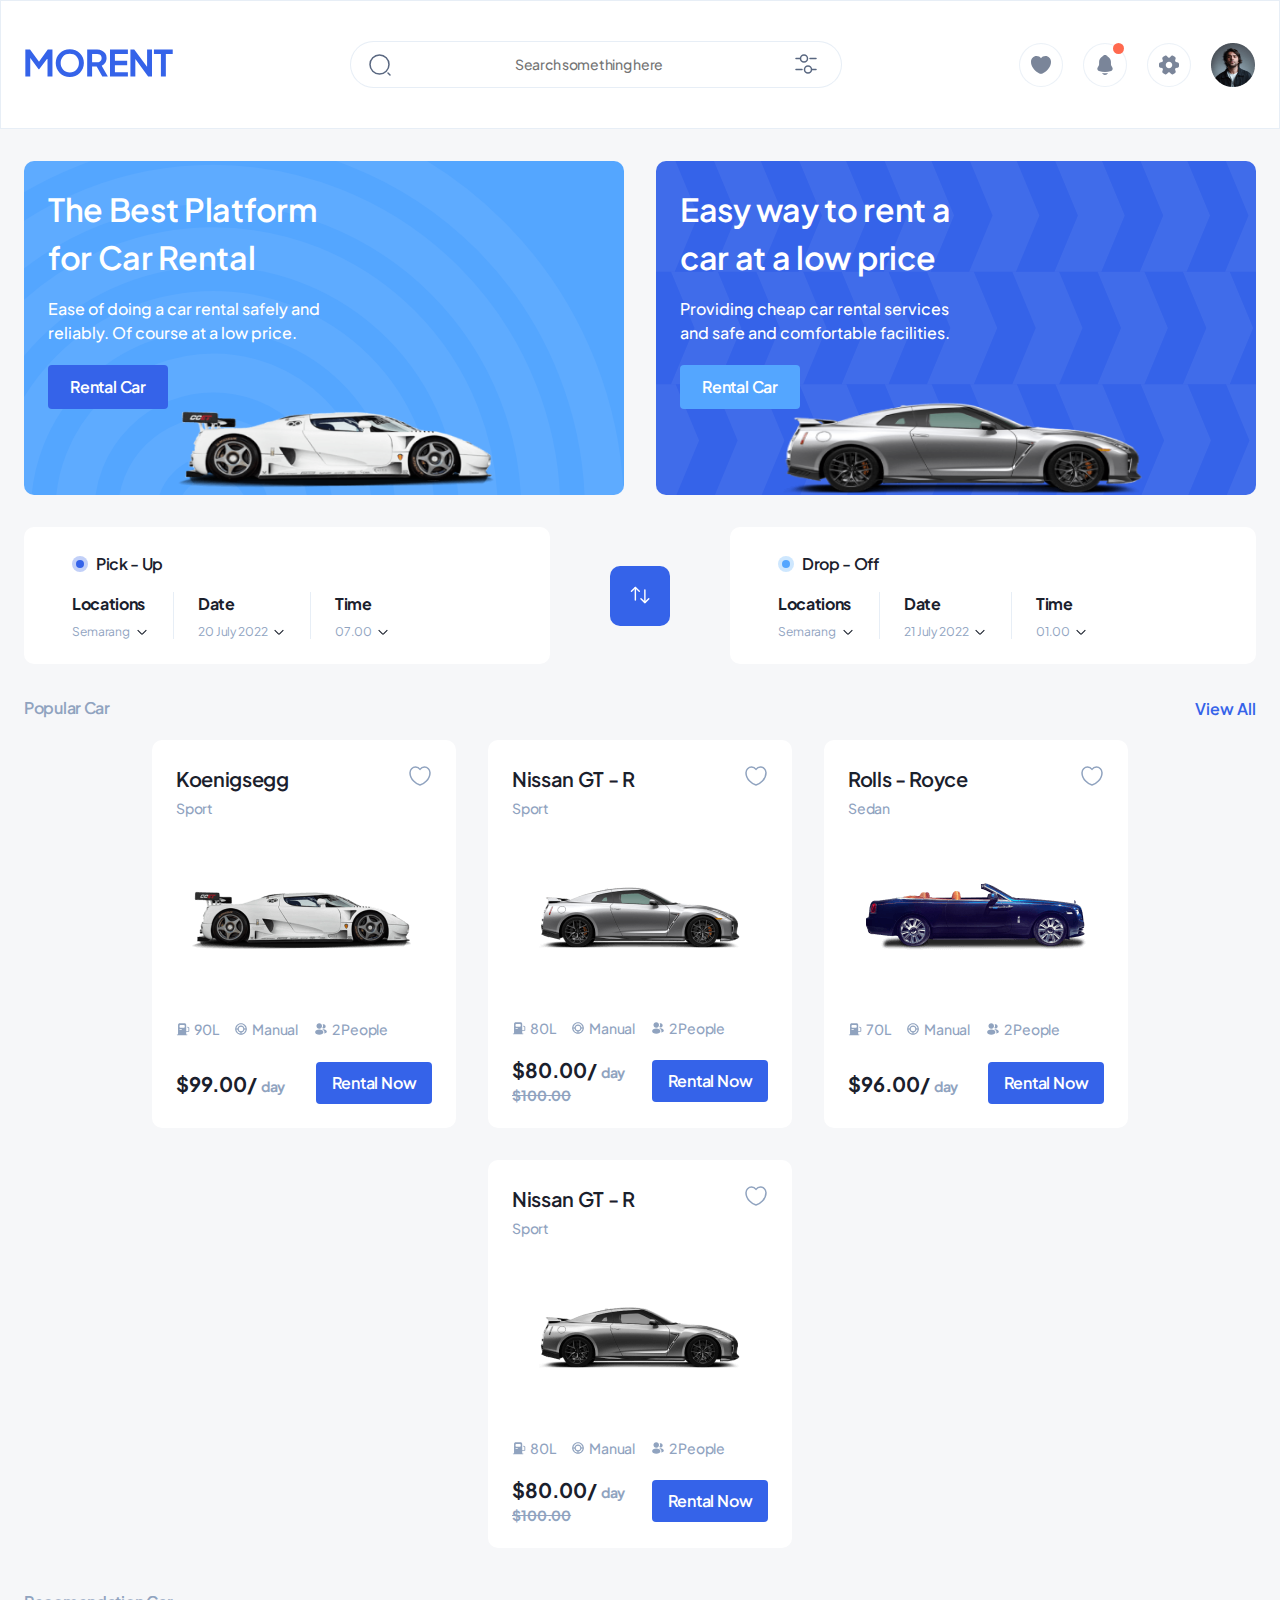
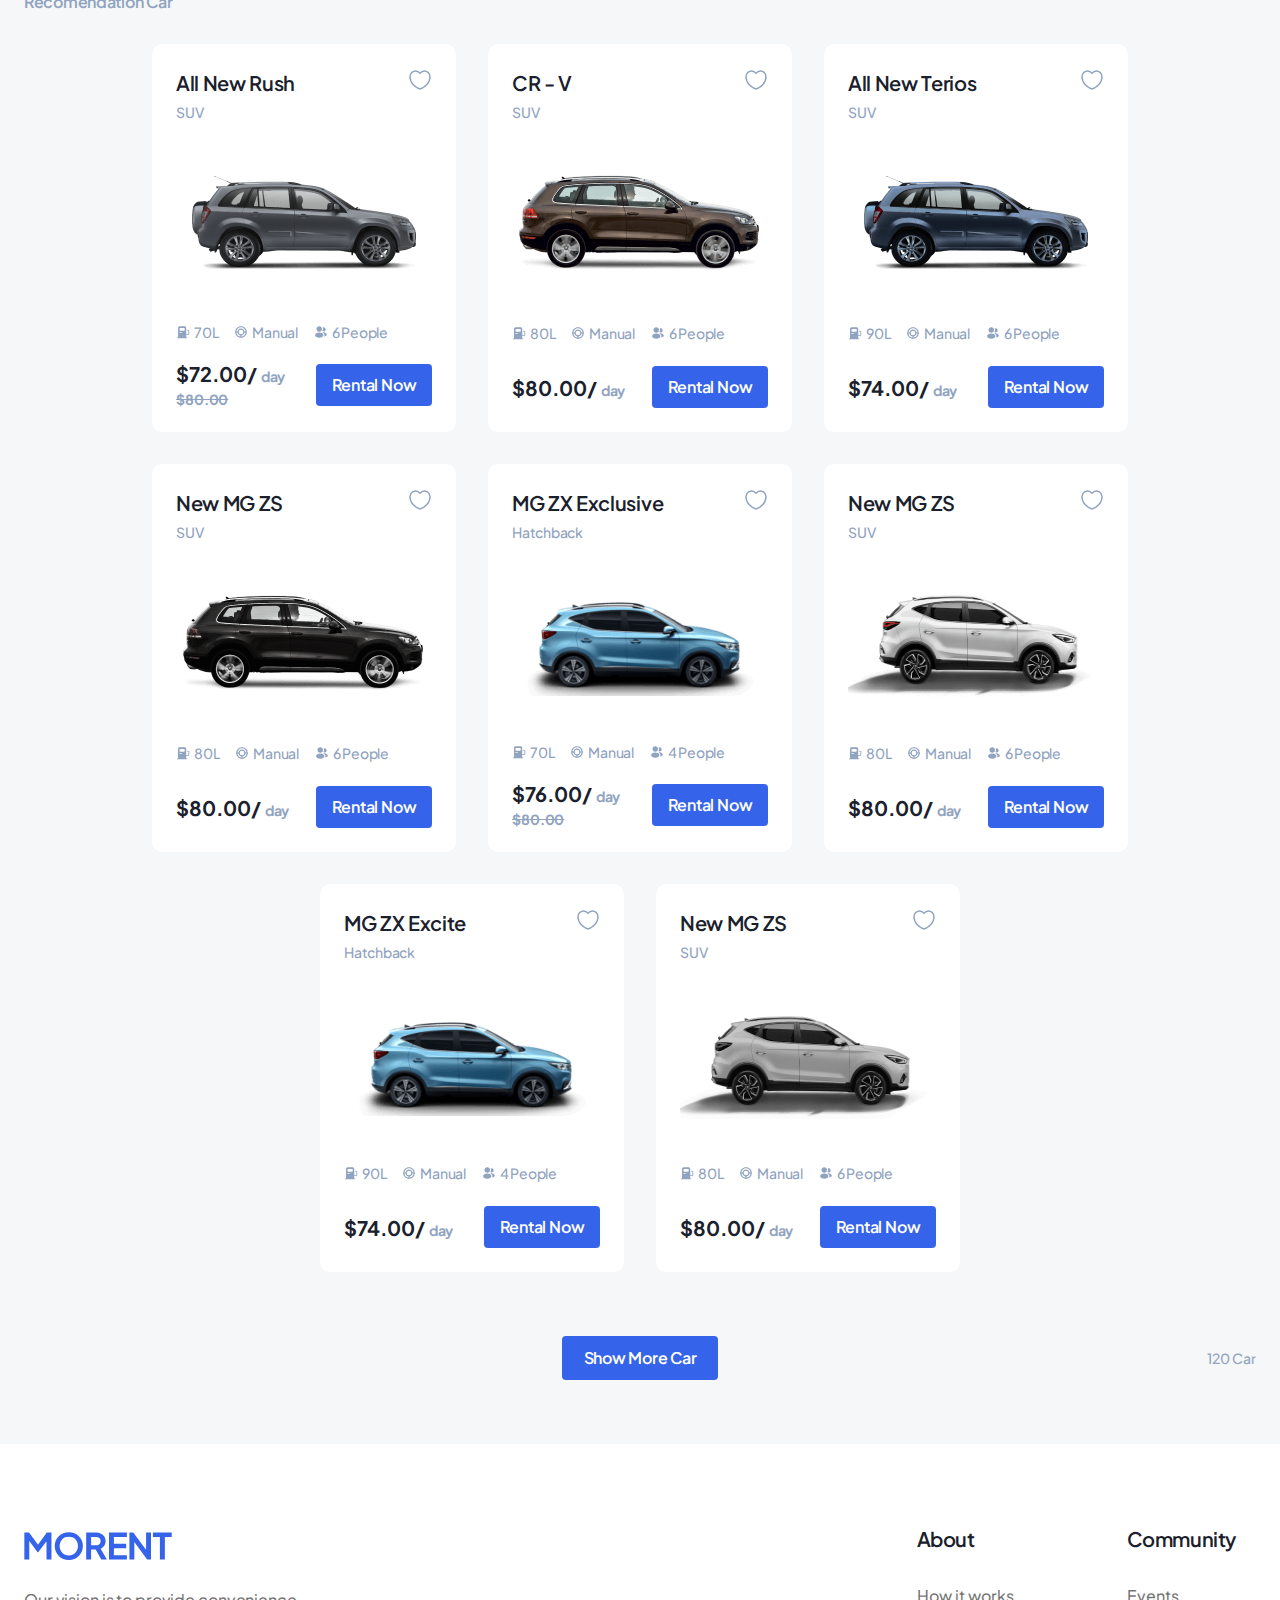
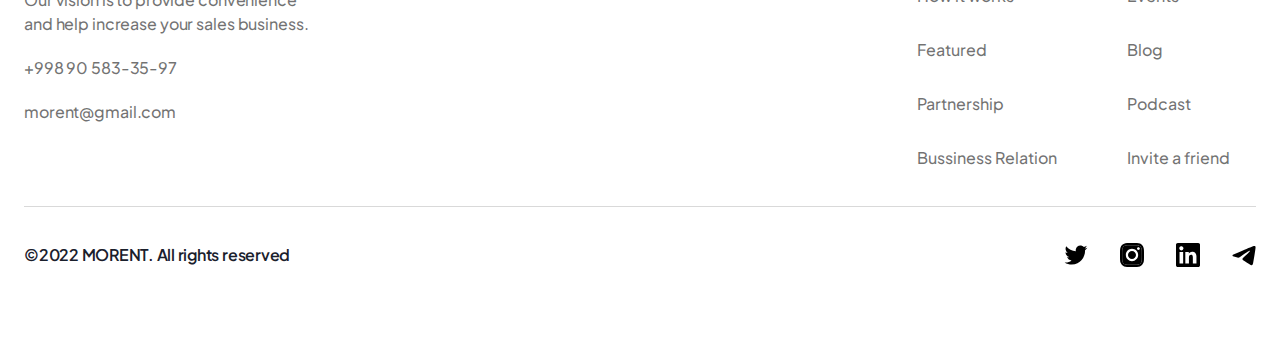
<file: index.html>
<!DOCTYPE html>
<html lang="en">
<head>
    <meta charset="UTF-8">
    <meta http-equiv="X-UA-Compatible" content="IE=edge">
    <meta name="viewport" content="width=device-width, initial-scale=1.0">
    <link rel="stylesheet" href="./css/main.css">
    <title>Document</title>
</head>
<body>
    <!-- header started  -->
    
    <header class="site-header">
        <div class="container">
            <div class="header__inner">
                <a class="logo-link" href="/index.html" >
                    <img src="./images/Logo.svg" class="site-logo" alt="site logo">
                </a>
                <a href="#" class="header__link-active">
                    <img class="header__link-img" src="./images/header-img.png"  alt="header profile picture">
                </a>
                <form class="header__form" action="https://echo.htmlacademy.ru/courses" method="GET" autocomplete="off">
                    <input class="header__input header__input--active" type="search" placeholder="Search something here" name="user_search" autocomplete="off">
                    <button type="button" class="header__input-box"></button>
                </form>
                <div class="header__link-wrapper">
                    <a href="#" class="header__link"></a>
                    <a href="#" class="header__link"></a>
                    <a href="#" class="header__link"></a>
                    <a href="#" class="header__link-passive" target="_blank">
                        <img class="header__link-img" src="./images/header-img.png"  alt="header profile picture">
                    </a>
                </div>
                
            </div>
            <form class="header__form-passive" action="https://echo.htmlacademy.ru/courses" method="GET" autocomplete="off">
                <input class="header__input" type="search" placeholder="Search something here" name="user_search" autocomplete="off">
                <button type="button" class="header__input-box"></button>
            </form>
        </div>
    </header>
    
    <!-- header finished  -->
    
    <main class="site-main">
        <section class="hero">
            <div class="container">
                <div class="hero__inner">
                    <h1 class="visually-hidden">Car rent platform</h1>
                    <ul class="hero__list">
                        <li class="hero__item">
                            <div class="hero__item-wrapper hero__item-wrapper--first">
                                <div class="hero__item-inner">
                                    <div class="hero__item-title-wrapper">
                                        <h2 class="hero__item-title">The Best Platform for Car Rental
                                        </h2>
                                        <p class="hero__item-desc">
                                            Ease of doing a car rental safely and reliably. Of course at a low price.
                                        </p>
                                    </div>
                                    <a href="#" class="hero__link">
                                        Rental Car
                                    </a>
                                </div>
                            </div>
                        </li>
                        <li class="hero__item">
                            <div class="hero__item-wrapper hero__item-wrapper--second">
                                <div class="hero__item-inner">
                                    <div class="hero__item-title-wrapper">
                                        <h2 class="hero__item-title">Easy way to rent a car at a low price
                                        </h2>
                                        <p class="hero__item-desc">
                                            Providing cheap car rental services and safe and comfortable facilities.
                                        </p>
                                    </div>
                                    <a href="#" class="hero__link hero__link--active">
                                        Rental Car
                                    </a>
                                </div>
                            </div>
                        </li>
                    </ul>
                </div>
            </div>
        </section>
        
        <section class="filter">
            <div class="container">
                <h2 class="visually-hidden">Choose locations</h2>
                <form class="filter__inner" action="https://echo.htmlacademy.ru/courses" method="GET" autocomplete="off">
                    <div class="filter__item">
                        <div class="filter__label-wrapper">
                            <span class="filter__radio"></span>
                            <label class="filter__label">
                                Pick - Up          
                            </label>
                        </div>
                        <ul class="filter__list">
                            <li class="filter__list-item">
                                <div class="filter__list-label">
                                    Locations
                                    <div class="filter__select-wrapper">
                                        <select class="filter__select" name="Locations">
                                            <option class="filter__option" value="Semarang" hidden>Semarang
                                            </option>
                                            <option  value="Semarang" >Semarang</option>
                                        </select>
                                        <span class="filter__select-box"></span>
                                    </div>
                                </div>
                            </li>
                            <li class="filter__list-item">
                                <div class="filter__list-label">
                                    Date
                                    <div class="filter__select-wrapper">
                                        <select class="filter__select" name="Date" >
                                            <option class="filter__option" value="20 July 2022" hidden>
                                                20 July 2022
                                            </option>
                                            <option  value="20 July 2022">20 July 2022</option>
                                        </select>
                                        <span class="filter__select-box"></span>
                                    </div>
                                </div>
                            </li>
                            <li class="filter__list-item">
                                <div class="filter__list-label">
                                    Time
                                    <div class="filter__select-wrapper">
                                        <select class="filter__select" name="Time" >
                                            <option class="filter__option" value="07.00" hidden> 
                                                07.00
                                            </option>
                                            <option  value="07.00">07.00</option>
                                        </select>
                                        <span class="filter__select-box"></span>
                                    </div>
                                </div>
                            </li>
                        </ul>
                    </div>
                    <button class="filter__btn" type="button"></button>
                    <div class="filter__item">
                        <div class="filter__label-wrapper">
                            <span class="filter__radio filter__radio--active"></span>
                            <label class="filter__label">                              
                                Drop - Off
                            </label>
                        </div>
                        <ul class="filter__list">
                            <li class="filter__list-item">
                                <div class="filter__list-label">
                                    Locations
                                    <div class="filter__select-wrapper">
                                        <select class="filter__select" name="Locations" >
                                            <option class="filter__option" value="Semarang" hidden>
                                                Semarang
                                            </option>
                                            <option  value="Semarang" >Semarang
                                            </option>
                                        </select>
                                        <span class="filter__select-box"></span>
                                    </div>
                                </div>
                            </li>
                            <li class="filter__list-item">
                                <div class="filter__list-label">
                                    Date
                                    <div class="filter__select-wrapper">
                                        <select class="filter__select" name="Date" >
                                            <option class="filter__option" value="21 July 2022" hidden>
                                                21 July 2022
                                            </option>
                                            <option  value="21 July 2022">21 July 2022</option>
                                        </select>
                                        <span class="filter__select-box"></span>
                                    </div>
                                    
                                </div>
                            </li>
                            <li class="filter__list-item">
                                <div class="filter__list-label">
                                    Time
                                    <div class="filter__select-wrapper">
                                        <select class="filter__select" name="Time" >
                                            <option class="filter__option" value="01.00" hidden>
                                                01.00
                                            </option>
                                            <option value="01.00">01.00
                                            </option>
                                        </select>
                                        <span class="filter__select-box"></span>
                                    </div>
                                </div>
                            </li>
                        </ul>
                    </div>
                </form>
            </div>
        </section>
        
        <section class="car">
            <div class="container">
                <div class="car__title-wrapper">
                    <h2 class="car__title">
                        Popular Car
                    </h2>
                    <a href="#" class="car__link">
                        View All
                    </a>
                </div>
                <div class="car__top">
                    <ul class="car__list">
                        <li class="car__item">
                            <div class="car__details-link" >
                                <div class="car__item-inner">
                                    <div class="car__item-title-wrapper">
                                        <h3 class="car__item-title">
                                            Koenigsegg
                                        </h3>
                                        <p class="car__type">
                                            Sport
                                        </p>
                                    </div>
                                    <button class="car__btn" type="button"></button>
                                </div>
                                <img src="./images/car1.png" alt="Koenigsegg picture" class="car__top-img car__top-img--1">
                                <ul class="car__info-list">
                                    <li class="car__info-item">
                                        <p class="car__info-desc">90L</p>
                                    </li>
                                    <li class="car__info-item">
                                        <p class="car__info-desc">Manual</p>
                                    </li>
                                    <li class="car__info-item">
                                        <p class="car__info-desc">2 People</p>
                                    </li>
                                </ul>
                                <div class="car__rent-wrapper">
                                    <div class="car__rent-desc-wrapper">
                                        <p class="car__rent-desc">$99.00/
                                            <span class="car__rent-desc-active">day</span>
                                        </p>
                                    </div>
                                    <a class="car__rent-link" href="./details.html" >Rental Now                             
                                    </a>
                                </div>
                            </div>
                        </li>
                        <li class="car__item">
                            <div class="car__details-link">
                                <div class="car__item-inner">
                                    <div class="car__item-title-wrapper">
                                        <h3 class="car__item-title">
                                            Nissan GT - R
                                        </h3>
                                        <p class="car__type">
                                            Sport
                                        </p>
                                    </div>
                                    <button class="car__btn" type="button"></button>
                                </div>
                                <img src="./images/car2.png" alt="Nissan GT - R picture" class="car__top-img car__top-img--2">
                                <ul class="car__info-list">
                                    <li class="car__info-item">
                                        <p class="car__info-desc">80L</p>
                                    </li>
                                    <li class="car__info-item">
                                        <p class="car__info-desc">Manual</p>
                                    </li>
                                    <li class="car__info-item">
                                        <p class="car__info-desc">2 People</p>
                                    </li>
                                </ul>
                                <div class="car__rent-wrapper car__rent-wrapper--margin">
                                    <div class="car__rent-desc-wrapper ">
                                        <p class="car__rent-desc">$80.00/
                                            <span class="car__rent-desc-active">day</span>
                                        </p>
                                        <del class="car__rent-desc-active">$100.00</del>
                                    </div>
                                    <a  class="car__rent-link" href="./details.html" >Rental Now   
                                    </a>
                                </div>
                            </div>
                        </li>
                        <li class="car__item">
                            <div class="car__details-link">
                                <div class="car__item-inner">
                                    <div class="car__item-title-wrapper">
                                        <h3 class="car__item-title">
                                            Rolls - Royce
                                        </h3>
                                        <p class="car__type">
                                            Sedan
                                        </p>
                                    </div>
                                    <button class="car__btn" type="button"></button>
                                </div>
                                <img src="./images/car3.png" alt="Rolls - Royce picture" class="car__top-img car__top-img--3">
                                <ul class="car__info-list">
                                    <li class="car__info-item">
                                        <p class="car__info-desc">70L</p>
                                    </li>
                                    <li class="car__info-item">
                                        <p class="car__info-desc">Manual</p>
                                    </li>
                                    <li class="car__info-item">
                                        <p class="car__info-desc">2 People</p>
                                    </li>
                                </ul>
                                <div class="car__rent-wrapper">
                                    <div class="car__rent-desc-wrapper">
                                        <p class="car__rent-desc">$96.00/
                                            <span class="car__rent-desc-active">day</span>
                                        </p>
                                    </div>
                                    <a  class="car__rent-link" href="./details.html">Rental Now                          
                                    </a>
                                </div>
                            </div>
                        </li>
                        <li class="car__item">
                            <div class="car__details-link">
                                <div class="car__item-inner">
                                    <div class="car__item-title-wrapper">
                                        <h3 class="car__item-title">
                                            Nissan GT - R
                                        </h3>
                                        <p class="car__type">
                                            Sport
                                        </p>
                                    </div>
                                    <button class="car__btn" type="button"></button>
                                </div>
                                <img src="./images/car4.png" alt="Nissan GT - R picture" class="car__top-img car__top-img--4">
                                <ul class="car__info-list">
                                    <li class="car__info-item">
                                        <p class="car__info-desc">80L</p>
                                    </li>
                                    <li class="car__info-item">
                                        <p class="car__info-desc">Manual</p>
                                    </li>
                                    <li class="car__info-item">
                                        <p class="car__info-desc">2 People</p>
                                    </li>
                                </ul>
                                <div class="car__rent-wrapper car__rent-wrapper--margin">
                                    <div class="car__rent-desc-wrapper">
                                        <p class="car__rent-desc">$80.00/
                                            <span class="car__rent-desc-active">day</span>
                                        </p>
                                        <del class="car__rent-desc-active">$100.00</del>
                                    </div>
                                    <a class="car__rent-link" href="./details.html">Rental Now                    
                                    </a>
                                </div>
                            </div>
                        </li>
                    </ul>
                </div>
                
                <h2 class="car__title">
                    Recomendation Car
                </h2>
                
                <ul class="car__list-bottom">
                    <li class="car__bottom-item">
                        <div class="car__details-link">
                            <div class="car__item-inner">
                                <div class="car__item-title-wrapper">
                                    <h3 class="car__item-title">
                                        All New Rush
                                    </h3>
                                    <p class="car__type">
                                        SUV
                                    </p>
                                </div>
                                <button class="car__btn" type="button"></button>
                            </div>
                            
                            <div class="car__img-wrapper car__img-wrapper--margin-b">
                                <img src="./images/car5.png" alt="All New Rush picture" class="car__bottom-img car__bottom-img--5">
                                <ul class="car__bottom-info-list">
                                    <li class="car__info-item">
                                        <p class="car__info-desc">70L</p>
                                    </li>
                                    <li class="car__info-item">
                                        <p class="car__info-desc">Manual</p>
                                    </li>
                                    <li class="car__info-item">
                                        <p class="car__info-desc">6 People</p>
                                    </li>
                                </ul>
                            </div>
                            
                            <div class="car__rent-wrapper car__rent-wrapper--margin">
                                <div class="car__rent-desc-wrapper">
                                    <p class="car__rent-desc">$72.00/
                                        <span class="car__rent-desc-active">day</span>
                                    </p>
                                    <del class="car__rent-desc-active">$80.00</del>
                                </div>
                                <a class="car__rent-link" href="./details.html">Rental Now                      
                                </a>
                            </div>
                        </div>
                    </li>
                    <li class="car__bottom-item">
                        <div class="car__details-link">
                            <div class="car__item-inner">
                                <div class="car__item-title-wrapper">
                                    <h3 class="car__item-title">
                                        CR - V
                                    </h3>
                                    <p class="car__type">
                                        SUV
                                    </p>
                                </div>
                                <button class="car__btn" type="button"></button>
                            </div>
                            
                            <div class="car__img-wrapper ">
                                <img src="./images/car6.png" alt="CR - V picture" class="car__bottom-img car__bottom-img--6">
                                <ul class="car__bottom-info-list">
                                    <li class="car__info-item">
                                        <p class="car__info-desc">80L</p>
                                    </li>
                                    <li class="car__info-item">
                                        <p class="car__info-desc">Manual</p>
                                    </li>
                                    <li class="car__info-item">
                                        <p class="car__info-desc">6 People</p>
                                    </li>
                                </ul>
                            </div>
                            
                            <div class="car__rent-wrapper ">
                                <div class="car__rent-desc-wrapper">
                                    <p class="car__rent-desc">$80.00/
                                        <span class="car__rent-desc-active">day</span>
                                    </p>
                                </div>
                                <a class="car__rent-link" href="./details.html">Rental Now                 
                                </a>
                            </div>
                        </div>
                    </li>
                    <li class="car__bottom-item">
                        <div class="car__details-link">
                            <div class="car__item-inner">
                                <div class="car__item-title-wrapper">
                                    <h3 class="car__item-title">
                                        All New Terios
                                    </h3>
                                    <p class="car__type">
                                        SUV
                                    </p>
                                </div>
                                <button class="car__btn" type="button"></button>
                            </div>
                            
                            <div class="car__img-wrapper ">
                                <img src="./images/car7.png" alt="All New Terios picture" class="car__bottom-img car__bottom-img--7">
                                <ul class="car__bottom-info-list">
                                    <li class="car__info-item">
                                        <p class="car__info-desc">90L</p>
                                    </li>
                                    <li class="car__info-item">
                                        <p class="car__info-desc">Manual</p>
                                    </li>
                                    <li class="car__info-item">
                                        <p class="car__info-desc">6 People</p>
                                    </li>
                                </ul>
                            </div>
                            
                            <div class="car__rent-wrapper ">
                                <div class="car__rent-desc-wrapper">
                                    <p class="car__rent-desc">$74.00/
                                        <span class="car__rent-desc-active">day</span>
                                    </p>
                                </div>
                                <a class="car__rent-link" href="./details.html">Rental Now                           
                                </a>
                            </div>
                        </div>
                    </li>
                    <li class="car__bottom-item">
                        <div class="car__details-link">
                            <div class="car__item-inner">
                                <div class="car__item-title-wrapper">
                                    <h3 class="car__item-title">
                                        New MG ZS
                                    </h3>
                                    <p class="car__type">
                                        SUV
                                    </p>
                                </div>
                                <button class="car__btn" type="button"></button>
                            </div>
                            
                            <div class="car__img-wrapper ">
                                <img src="./images/car8.png" alt="New MG ZS picture" class="car__bottom-img car__bottom-img--8">
                                <ul class="car__bottom-info-list">
                                    <li class="car__info-item">
                                        <p class="car__info-desc">80L</p>
                                    </li>
                                    <li class="car__info-item">
                                        <p class="car__info-desc">Manual</p>
                                    </li>
                                    <li class="car__info-item">
                                        <p class="car__info-desc">6 People</p>
                                    </li>
                                </ul>
                            </div>
                            
                            <div class="car__rent-wrapper ">
                                <div class="car__rent-desc-wrapper">
                                    <p class="car__rent-desc">$80.00/
                                        <span class="car__rent-desc-active">day</span>
                                    </p>
                                </div>
                                <a class="car__rent-link" href="./details.html">Rental Now                      
                                </a>
                            </div>
                        </div>
                    </li>
                    <li class="car__bottom-item">
                        <div class="car__details-link">
                            <div class="car__item-inner">
                                <div class="car__item-title-wrapper">
                                    <h3 class="car__item-title">
                                        MG ZX Exclusive
                                    </h3>
                                    <p class="car__type">
                                        Hatchback
                                    </p>
                                </div>
                                <button class="car__btn" type="button"></button>
                            </div>
                            
                            <div class="car__img-wrapper car__img-wrapper--margin-b">
                                <img src="./images/car9.png" alt="MG ZX Exclusive picture" class="car__bottom-img car__bottom-img--9">
                                <ul class="car__bottom-info-list">
                                    <li class="car__info-item">
                                        <p class="car__info-desc">70L</p>
                                    </li>
                                    <li class="car__info-item">
                                        <p class="car__info-desc">Manual</p>
                                    </li>
                                    <li class="car__info-item">
                                        <p class="car__info-desc">4 People</p>
                                    </li>
                                </ul>
                            </div>
                            
                            <div class="car__rent-wrapper car__rent-wrapper--margin">
                                <div class="car__rent-desc-wrapper">
                                    <p class="car__rent-desc">$76.00/
                                        <span class="car__rent-desc-active">day</span>
                                    </p>
                                    <del class="car__rent-desc-active">$80.00</del>
                                </div>
                                <a class="car__rent-link" href="./details.html">Rental Now                               </a>
                            </div>
                        </div>
                    </li>
                    <li class="car__bottom-item car__bottom-item--hide">
                        <div class="car__details-link">
                            <div class="car__item-inner">
                                <div class="car__item-title-wrapper">
                                    <h3 class="car__item-title">
                                        New MG ZS
                                    </h3>
                                    <p class="car__type">
                                        SUV
                                    </p>
                                </div>
                                <button class="car__btn" type="button"></button>
                            </div>
                            
                            <div class="car__img-wrapper ">
                                <img src="./images/car10.png" alt="New MG ZS picture" class="car__bottom-img car__bottom-img--10">
                                <ul class="car__bottom-info-list">
                                    <li class="car__info-item">
                                        <p class="car__info-desc">80L</p>
                                    </li>
                                    <li class="car__info-item">
                                        <p class="car__info-desc">Manual</p>
                                    </li>
                                    <li class="car__info-item">
                                        <p class="car__info-desc">6 People</p>
                                    </li>
                                </ul>
                            </div>
                            
                            <div class="car__rent-wrapper ">
                                <div class="car__rent-desc-wrapper">
                                    <p class="car__rent-desc">$80.00/
                                        <span class="car__rent-desc-active">day</span>
                                    </p>
                                </div>
                                <a class="car__rent-link" href="./details.html">Rental Now                            
                                </a>
                            </div>
                        </div>
                    </li>
                    <li class="car__bottom-item car__bottom-item--hide">
                        <div class="car__details-link">
                            <div class="car__item-inner">
                                <div class="car__item-title-wrapper">
                                    <h3 class="car__item-title">
                                        MG ZX Excite
                                    </h3>
                                    <p class="car__type">
                                        Hatchback
                                    </p>
                                </div>
                                <button class="car__btn" type="button"></button>
                            </div>
                            
                            <div class="car__img-wrapper ">
                                <img src="./images/car11.png" alt="MG ZX Excite picture" class="car__bottom-img car__bottom-img--11">
                                <ul class="car__bottom-info-list">
                                    <li class="car__info-item">
                                        <p class="car__info-desc">90L</p>
                                    </li>
                                    <li class="car__info-item">
                                        <p class="car__info-desc">Manual</p>
                                    </li>
                                    <li class="car__info-item">
                                        <p class="car__info-desc">4 People</p>
                                    </li>
                                </ul>
                            </div>
                            
                            <div class="car__rent-wrapper ">
                                <div class="car__rent-desc-wrapper">
                                    <p class="car__rent-desc">$74.00/
                                        <span class="car__rent-desc-active">day</span>
                                    </p>
                                </div>
                                <a class="car__rent-link" href="./details.html">Rental Now                             
                                </a>
                            </div>
                        </div>
                    </li>
                    <li class="car__bottom-item car__bottom-item--hide">
                        <div class="car__details-link">
                            <div class="car__item-inner">
                                <div class="car__item-title-wrapper">
                                    <h3 class="car__item-title">
                                        New MG ZS
                                    </h3>
                                    <p class="car__type">
                                        SUV
                                    </p>
                                </div>
                                <button class="car__btn" type="button"></button>
                            </div>
                            
                            <div class="car__img-wrapper ">
                                <img src="./images/car12.png" alt="New MG ZS picture" class="car__bottom-img car__bottom-img--12">
                                <ul class="car__bottom-info-list">
                                    <li class="car__info-item">
                                        <p class="car__info-desc">80L</p>
                                    </li>
                                    <li class="car__info-item">
                                        <p class="car__info-desc">Manual</p>
                                    </li>
                                    <li class="car__info-item">
                                        <p class="car__info-desc">6 People</p>
                                    </li>
                                </ul>
                            </div>
                            
                            <div class="car__rent-wrapper ">
                                <div class="car__rent-desc-wrapper">
                                    <p class="car__rent-desc">$80.00/
                                        <span class="car__rent-desc-active">day</span>
                                    </p>
                                </div>
                                <a class="car__rent-link" href="./details.html">Rental Now
                                </a>
                            </div>
                        </div>
                    </li>
                </ul>
                <div class="car__bottom-link-wrapper">
                    <a href="#" class="car__bottom-link">Show More Car</a>
                    <p class="car__about-num">120 Car</p>
                </div>
            </div>
        </section>
    </main>
    
    <footer class="site-footer">
        <div class="container">
            <div class="footer__inner">
                <div class="footer__logo-wrapper">
                    <a href="/index.html" >
                        <img src="./images/Logo.svg" class="site-logo" alt="site logo">
                    </a>
                    <address class="footer__address">
                        <p class="footer__connect">
                            Our vision is to provide convenience and help increase your sales business.
                        </p>
                        <a href="tel:+998905833597" class="footer__connect">+998 90 583-35-97</a>
                        <a href="mailto:morent@gmail.com" class="footer__connect">morent@gmail.com</a>
                    </address>
                </div>
                <div class="footer__about">
                    <div class="footer__list-wrapper">
                        <strong class="footer__title">
                            About
                        </strong>
                        <ul class="footer__list">
                            <li class="footer__item">
                                <a href="#" class="footer__item-link">
                                    How it works
                                    
                                    
                                </a>
                            </li>
                            <li class="footer__item">
                                <a href="#" class="footer__item-link">
                                    Featured
                                </a>
                            </li>
                            <li class="footer__item">
                                <a href="#" class="footer__item-link">
                                    Partnership
                                </a>
                            </li>
                            <li class="footer__item">
                                <a href="#" class="footer__item-link">
                                    Bussiness Relation
                                </a>
                            </li>
                        </ul>
                    </div>
                    <div class="footer__list-wrapper">
                        <strong class="footer__title">
                            Community
                        </strong>
                        <ul class="footer__list">
                            <li class="footer__item">
                                <a href="#" class="footer__item-link">
                                    Events
                                </a>
                            </li>
                            <li class="footer__item">
                                <a href="#" class="footer__item-link">
                                    Blog
                                </a>
                            </li>
                            <li class="footer__item">
                                <a href="#" class="footer__item-link">
                                    Podcast
                                </a>
                            </li>
                            <li class="footer__item">
                                <a href="#" class="footer__item-link">
                                    Invite a friend
                                </a>
                            </li>
                        </ul>
                    </div>
                </div>
            </div>
            <div class="footer__end">
                <ul class="footer__socials-list">
                    <li class="footer__socials-item">
                        <a href="#" class="footer__social-link" target="_blank">
                            <img src="./images/Twitter.svg" width="24" height="24" alt="Twitter logo">
                        </a>
                    </li>
                    <li class="footer__socials-item">
                        <a href="#" class="footer__social-link" target="_blank">
                            <img src="./images/Instagram.svg" width="24" height="24" alt="Instagram logo">
                        </a>
                    </li>
                    <li class="footer__socials-item">
                        <a href="#" class="footer__social-link" target="_blank">
                            <img src="./images/LinkedIn.svg" width="24" height="24" alt="LinkedIn logo">
                        </a>
                    </li>
                    <li class="footer__socials-item">
                        <a href="#" class="footer__social-link" target="_blank">
                            <img src="./images/Telegram.svg" width="24" height="24" alt="Telegram logo">
                        </a>
                    </li>
                </ul>
                <p class="footer__end-desc">
                    ©2022 MORENT. All rights reserved
                </p>
            </div>
        </div>
    </footer>
</body>
</html>
</file>
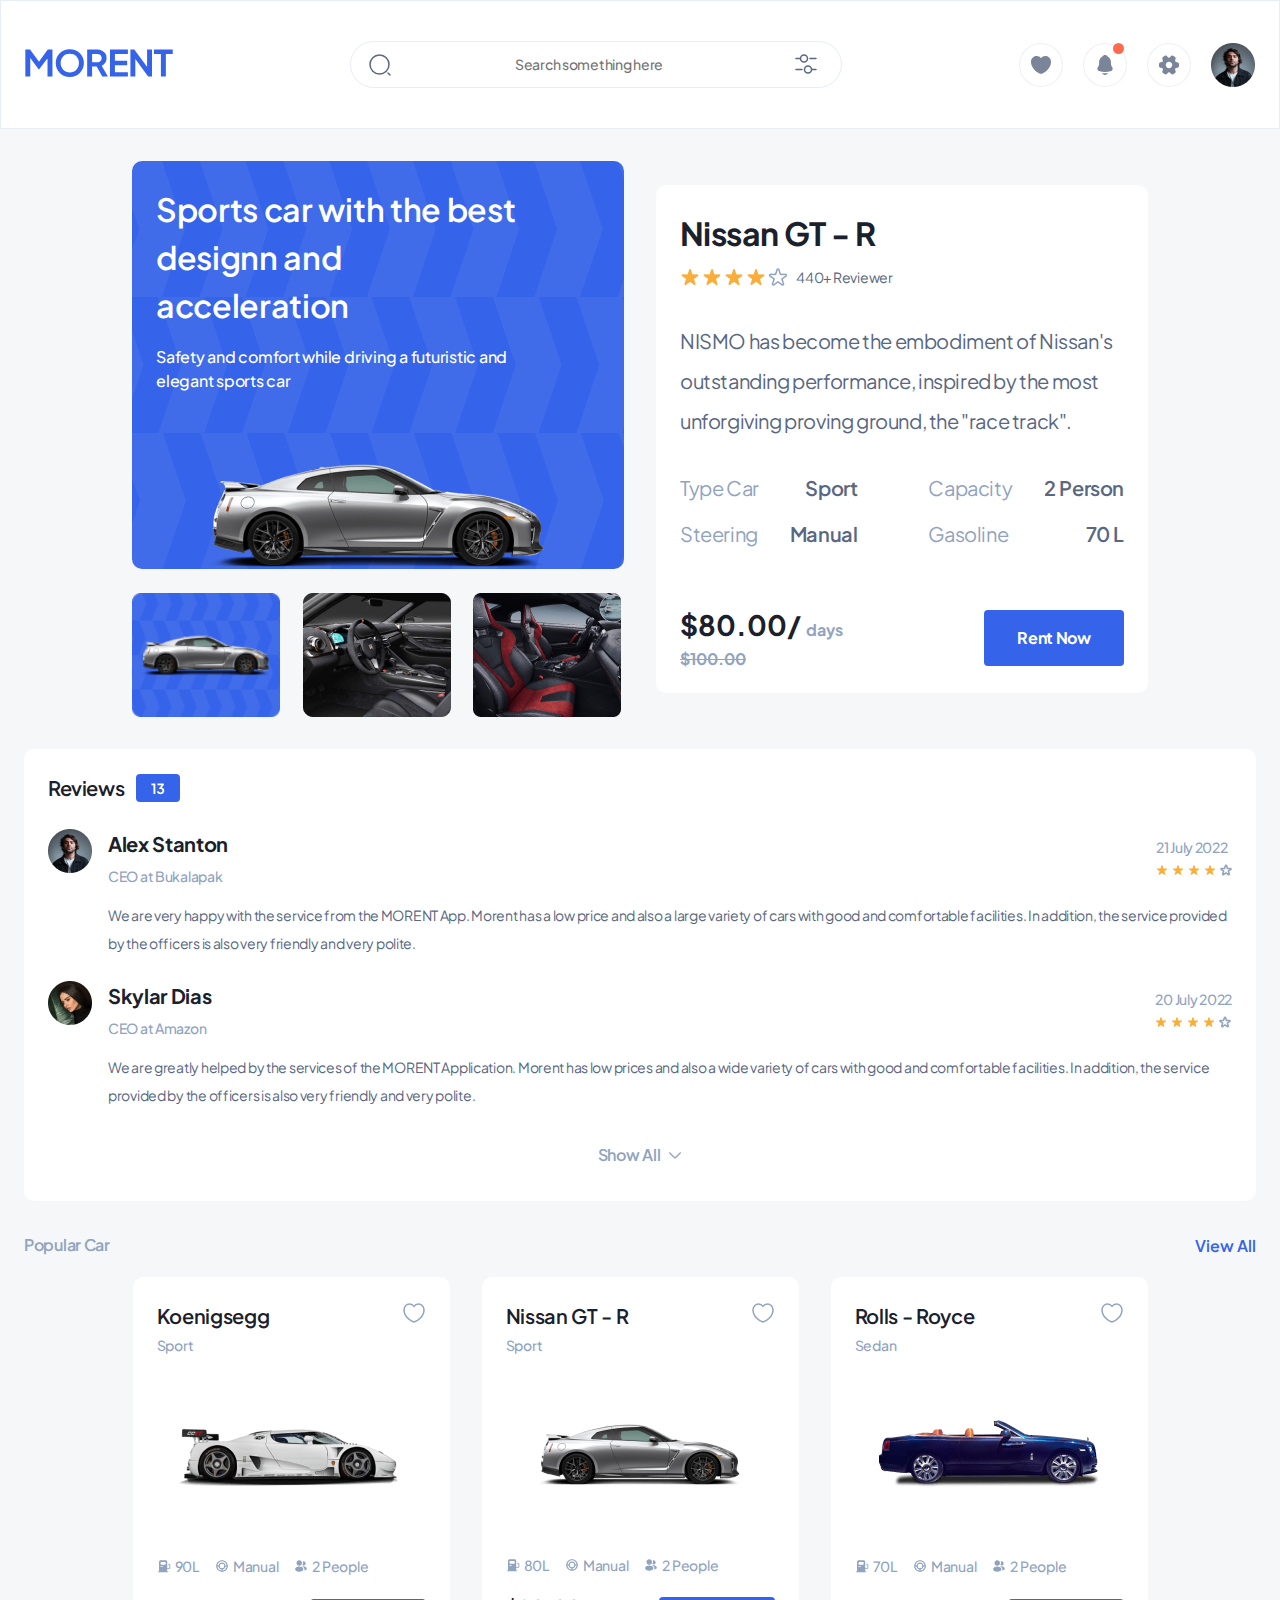
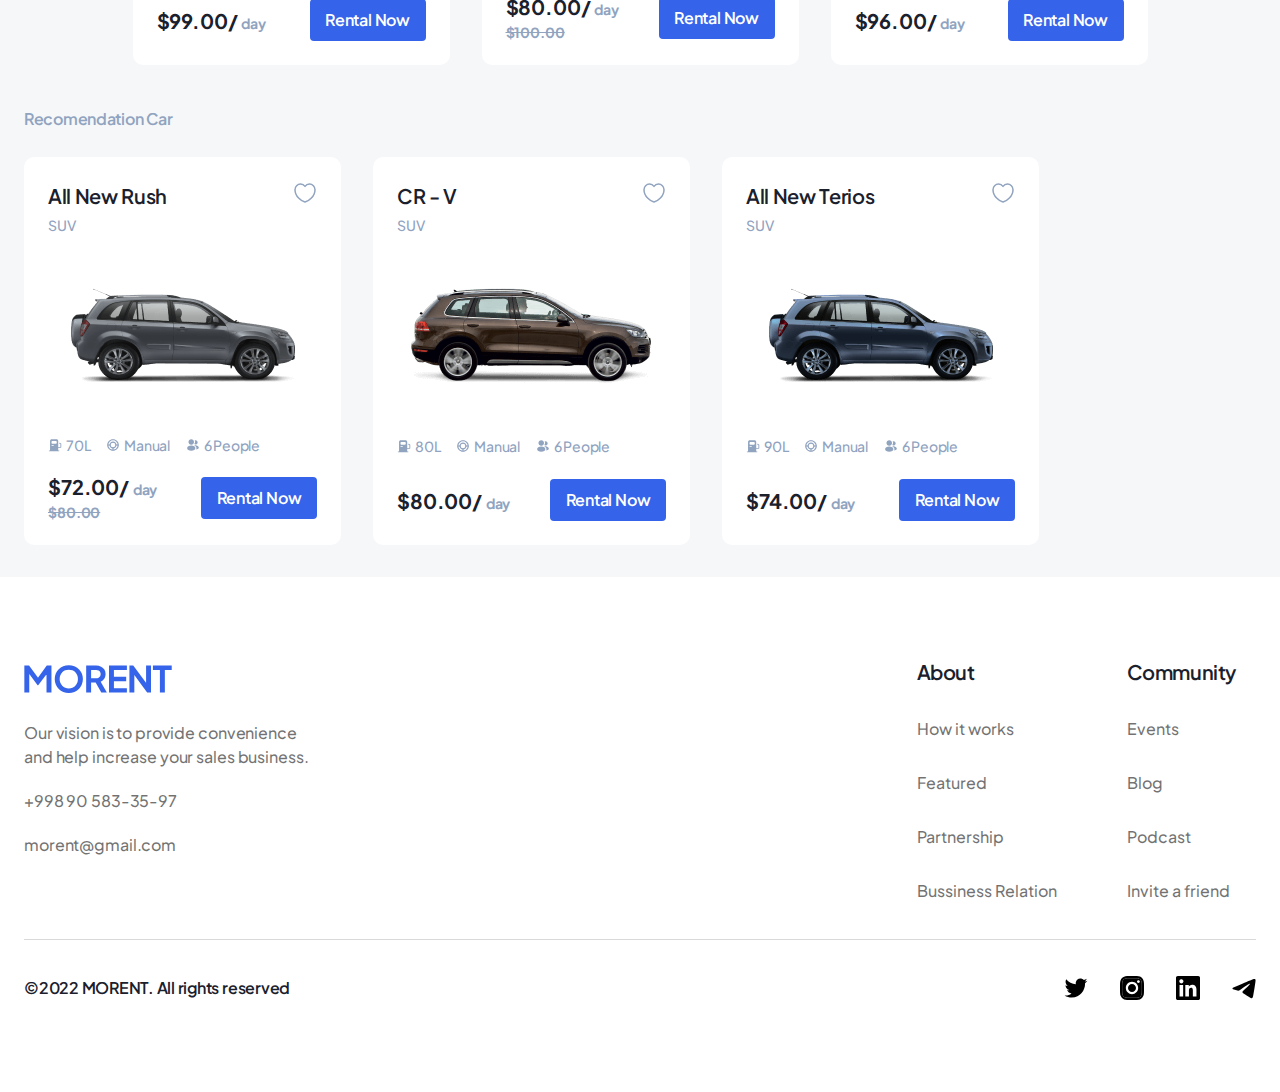
<file: details.html>
<!DOCTYPE html>
<html lang="en">
<head>
    <meta charset="UTF-8">
    <meta http-equiv="X-UA-Compatible" content="IE=edge">
    <meta name="viewport" content="width=device-width, initial-scale=1.0">
    <link rel="stylesheet" href="./css/main.css">
    <title>Document</title>
</head>
<body>
    <!-- header started  -->
    
    <header class="site-header">
        <div class="container">
            <div class="header__inner">
                <a class="logo-link" href="/index.html" >
                    <img src="./images/Logo.svg" class="site-logo" alt="site logo">
                </a>
                <a href="#" class="header__link-active">
                    <img class="header__link-img" src="./images/header-img.png"  alt="header profile picture">
                </a>
                <form class="header__form" action="https://echo.htmlacademy.ru/courses" method="GET" autocomplete="off">
                    <input class="header__input header__input--active" type="search" placeholder="Search something here" name="user_search">
                    <button type="button" class="header__input-box"></button>
                </form>
                <div class="header__link-wrapper">
                    <a href="#" class="header__link"></a>
                    <a href="#" class="header__link"></a>
                    <a href="#" class="header__link"></a>
                    <a href="#" class="header__link-passive" target="_blank">
                        <img class="header__link-img" src="./images/header-img.png"  alt="header profile picture">
                    </a>
                </div>
                
            </div>
            <form class="header__form-passive" action="https://echo.htmlacademy.ru/courses" method="GET" autocomplete="off">
                <input class="header__input" type="search" placeholder="Search something here" name="user_search">
                <button type="button" class="header__input-box"></button>
            </form>
        </div>
    </header>
    
    <!-- header finished  -->
    
    <!-- main started -->
    
    <main class="site-main">
        <div class="main__inner">
            <nav class="bar">
                <h2 class="visually-hidden">Choose your option</h2>
                <ul class="bar__list">
                    <li class="bar__item">
                        <form class="bar__form" action="echo.htmlacademy.ru/courses" method="GET">
                            <h3 class="bar__label">TYPE</h3>
                            <ul class="bar__item-list">
                                <li class="bar__list__item">
                                    <input id="checkbox" class="bar__input" type="checkbox" name="user__option" >
                                    <label for="checkbox" class="bar__input-info">Sport
                                        <span class="bar__input-num">(10)</span>
                                    </label>
                                    
                                </li>
                                <li class="bar__list__item">
                                    <input id="checkbox2" class="bar__input" type="checkbox" name="user__option">
                                    <label for="checkbox2" class="bar__input-info">SUV
                                        <span class="bar__input-num">(12)</span>
                                    </label>
                                    
                                </li>
                                <li class="bar__list__item">
                                    <input id="checkbox3" class="bar__input" type="checkbox" name="user__option" >
                                    <label for="checkbox3" class="bar__input-info">MPV
                                        <span class="bar__input-num">(16)</span>
                                    </label>
                                    
                                </li>
                                <li class="bar__list__item">
                                    <input id="checkbox4" class="bar__input" type="checkbox" name="user__option" >
                                    <label for="checkbox4" class="bar__input-info">Sedan
                                        <span class="bar__input-num">(20)</span>
                                    </label>
                                    
                                </li>
                                <li class="bar__list__item">
                                    <input id="checkbox5" class="bar__input" type="checkbox" name="user__option" >
                                    <label for="checkbox5" class="bar__input-info">Coupe
                                        <span class="bar__input-num">(14)</span>
                                    </label>
                                    
                                </li>
                                <li class="bar__list__item">
                                    <input id="checkbox6" class="bar__input" type="checkbox" name="user__option" >
                                    <label for="checkbox6" class="bar__input-info">Hatchback
                                        <span class="bar__input-num">(14)</span>
                                    </label>
                                    
                                </li>
                            </ul>
                            <h3 class="bar__label bar__label--second">CAPACITY</h3>
                            <ul class="bar__item-list">
                                <li class="bar__list__item">
                                    <input id="checkbox11" class="bar__input" type="checkbox" name="user__option" >
                                    <label for="checkbox11" class="bar__input-info">2 Person
                                        <span class="bar__input-num">(10)</span>
                                    </label>
                                </li>
                                <li class="bar__list__item">
                                    <input id="checkbox12" class="bar__input" type="checkbox" name="user__option" >
                                    <label for="checkbox12" class="bar__input-info">4 Person
                                        <span class="bar__input-num">(14)</span>
                                    </label>
                                </li>
                                <li class="bar__list__item">
                                    <input id="checkbox13" class="bar__input" type="checkbox" name="user__option" >
                                    <label for="checkbox13" class="bar__input-info">6 Person
                                        <span class="bar__input-num">(12)</span>
                                    </label>
                                </li>
                                <li class="bar__list__item">
                                    <input id="checkbox14" class="bar__input" type="checkbox" name="user__option">
                                    <label for="checkbox14" class="bar__input-info">8 or More
                                        <span class="bar__input-num">(16)</span>
                                    </label>
                                </li>
                            </ul>
                        </form>
                    </li>
                    <li class="bar__item">
                        <h3 class="bar__label">
                            PRICE
                        </h3>
                        <input class="bar__range-input" type="range" name="user__range" id="range">
                        <label class="bar__range-label" for="range"></label>
                        <p class="bar__range-desc">Max. $100.00</p>
                    </li>
                </ul>
            </nav>
            <h1 class="visually-hidden">Details morent`s cars</h1>
            <div class="sections__wrapper">
                <section class="details">
                    <div class="container">
                        <div class="details__inner">
                            <div class="details__wrapper">
                                <div class="details__title-wrapper">
                                    <h2 class="details__title">
                                        Sports car with the best designn and acceleration
                                    </h2>
                                    <p class="details__desc">
                                        Safety and comfort while driving a futuristic and elegant sports car
                                    </p>
                                </div>
                                <ul class="details__list">
                                    <li class="details__item">
                                        <a href="#" class="details__item-link">
                                            <img src="./images/list1org.png" alt="car info" class="details__link-img">
                                        </a>
                                    </li>
                                    <li class="details__item">
                                        <a href="#" class="details__item-link">
                                            <img src="./images/list2org.png" alt="car info" class="details__link-img">
                                        </a>
                                    </li>
                                    <li class="details__item">
                                        <a href="#" class="details__item-link">
                                            <img src="./images/list3org.png" alt="car info" class="details__link-img">
                                        </a>
                                    </li>
                                </ul>
                            </div>
                            <div class="details__about about">
                                <h3 class="about__title">
                                    Nissan GT - R
                                </h3>
                                <div class="about__star-wrapper">
                                    <p class="about__star-desc">440+ Reviewer</p>
                                </div>
                                <p class="about__desc">
                                    NISMO has become the embodiment of Nissan's outstanding performance, inspired by the most unforgiving proving ground, the "race track".
                                </p>
                                <div class="about__list-wrapper">
                                    <ul class="about__list">
                                        <li class="about__item">
                                            <ul class="about__item-list">
                                                <li class="about__list-item">
                                                    <p class="about__list-title">Type Car</p>
                                                    <p class="about__list-desc">Sport</p>
                                                </li>
                                                <li class="about__list-item">
                                                    <p class="about__list-title">Steering</p>
                                                    <p class="about__list-desc">Manual</p>
                                                </li>
                                            </ul>
                                        </li>
                                        <li class="about__item">
                                            <ul class="about__item-list">
                                                <li class="about__list-item">
                                                    <p class="about__list-title">Capacity</p>
                                                    <p class="about__list-desc">2 Person</p>
                                                </li>
                                                <li class="about__list-item">
                                                    <p class="about__list-title">Gasoline</p>
                                                    <p class="about__list-desc">70 L</p>
                                                </li>
                                            </ul>
                                        </li>
                                    </ul>
                                    <div class="about__link-wrapper">
                                        <div class="about__info-wrapper ">
                                            <p class="about__info">$80.00/
                                                <span class="about__info-active">days</span>
                                            </p>
                                            <del class="about__info-active">$100.00</del>
                                        </div>
                                        <a href="#" class="about__link">
                                            Rent Now
                                        </a>
                                    </div>
                                </div>
                            </div>
                        </div>
                        
                    </div>
                </section>
                
                <article class="review">
                    <div class="container">
                        <div class="review__title-wrapper">
                            <h2 class="review__title">Reviews</h2>
                            <div class="review__quote-wrapper">
                                <blockquote class="review__item-wrapper " cite="#">
                                    <div class="review__item-title-wrapper">
                                        <div class="review__cite-wrap">
                                            <div class="review__cite-wrapper">
                                                <cite class="review__item-title">Alex Stanton</cite>
                                                <p class="review__item-info">CEO at Bukalapak</p>
                                            </div>
                                        </div>
                                        <div class="review__time-wrapper">
                                            <time class="review__time" datetime="14:00">21 July 2022</time>
                                        </div>
                                    </div>
                                    <p class="review__item-desc-mobile">We are very happy with the service from the MORENT App. Morent has a low price . . . </p>
                                    <p class="review__item-desc">We are very happy with the service from the MORENT App. Morent has a low price and also a large variety of cars with good and comfortable facilities. In addition, the service provided by the officers is also very friendly and very polite.</p>
                                </blockquote>
                            </div>
                            <div class="review__quote-wrapper review__quote-wrapper--active">
                                <blockquote class="review__item-wrapper review__item-wrapper--active" cite="#">
                                    <div class="review__item-title-wrapper">
                                        <div class="review__cite-wrap2">
                                            <div class="review__cite-wrapper">
                                                <cite class="review__item-title">
                                                    Skylar Dias
                                                </cite>
                                                <p class="review__item-info">
                                                    CEO at Amazon
                                                </p>
                                            </div>
                                        </div>
                                        <div class="review__time-wrapper">
                                            <time class="review__time" datetime="14:00">
                                                20 July 2022
                                            </time>
                                        </div>
                                    </div>
                                    <p class="review__item-desc-mobile">
                                        We are greatly helped by the services of the MORENT Application. Morent has a low . . .
                                    </p>
                                    <p class="review__item-desc">
                                        We are greatly helped by the services of the MORENT Application. Morent has low prices and also a wide variety of cars with good and comfortable facilities. In addition, the service provided by the officers is also very friendly and very polite.
                                    </p>
                                </blockquote>
                            </div>
                            <a href="#" class="review__link">Show All</a>
                        </div>
                    </div>
                </article>
                <section class="details__car">
                    <div class="container">
                        <div class="car__title-wrapper">
                            <h2 class="car__title">
                                Popular Car
                            </h2>
                            <a href="#" class="car__link">
                                View All
                            </a>
                        </div>
                        <div class="car__top">
                            <ul class="car__list">
                                <li class="car__item details__item">
                                    <div class="car__details-link">
                                        <div class="car__item-inner">
                                            <div class="car__item-title-wrapper">
                                                <h3 class="car__item-title">
                                                    Koenigsegg
                                                </h3>
                                                <p class="car__type">
                                                    Sport
                                                </p>
                                            </div>
                                            <button class="car__btn" type="button"></button>
                                        </div>
                                        <img src="./images/car1.png" alt="Koenigsegg picture" class="car__top-img car__top-img--1">
                                        <ul class="car__info-list details__car-info-list">
                                            <li class="car__info-item">
                                                <p class="car__info-desc">90L</p>
                                            </li>
                                            <li class="car__info-item">
                                                <p class="car__info-desc">Manual</p>
                                            </li>
                                            <li class="car__info-item">
                                                <p class="car__info-desc">2 People</p>
                                            </li>
                                        </ul>
                                        <div class="car__rent-wrapper">
                                            <div class="car__rent-desc-wrapper">
                                                <p class="car__rent-desc">$99.00/
                                                    <span class="car__rent-desc-active">day</span>
                                                </p>
                                            </div>
                                            <a href="./details.html" class="car__rent-link">Rental Now
                                            </a>
                                        </div>
                                    </div>
                                </li>
                                <li class="car__item details__item">
                                    <div class="car__details-link">
                                        <div class="car__item-inner">
                                            <div class="car__item-title-wrapper">
                                                <h3 class="car__item-title">
                                                    Nissan GT - R
                                                </h3>
                                                <p class="car__type">
                                                    Sport
                                                </p>
                                            </div>
                                            <button class="car__btn" type="button"></button>
                                        </div>
                                        <img src="./images/car2.png" alt="Nissan GT - R picture" class="car__top-img car__top-img--2">
                                        <ul class="car__info-list">
                                            <li class="car__info-item">
                                                <p class="car__info-desc">80L</p>
                                            </li>
                                            <li class="car__info-item">
                                                <p class="car__info-desc">Manual</p>
                                            </li>
                                            <li class="car__info-item">
                                                <p class="car__info-desc">2 People</p>
                                            </li>
                                        </ul>
                                        <div class="car__rent-wrapper car__rent-wrapper--margin">
                                            <div class="car__rent-desc-wrapper ">
                                                <p class="car__rent-desc">$80.00/
                                                    <span class="car__rent-desc-active">day</span>
                                                </p>
                                                <del class="car__rent-desc-active">$100.00</del>
                                            </div>
                                            <a href="./details.html" class="car__rent-link">Rental Now
                                            </a>
                                        </div>
                                    </div>
                                </li>
                                <li class="car__item details__item">
                                    <div class="car__details-link">
                                        <div class="car__item-inner">
                                            <div class="car__item-title-wrapper">
                                                <h3 class="car__item-title">
                                                    Rolls - Royce
                                                </h3>
                                                <p class="car__type">
                                                    Sedan
                                                </p>
                                            </div>
                                            <button class="car__btn" type="button"></button>
                                        </div>
                                        <img src="./images/car3.png" alt="Rolls - Royce picture" class="car__top-img car__top-img--3">
                                        <ul class="car__info-list">
                                            <li class="car__info-item">
                                                <p class="car__info-desc">70L</p>
                                            </li>
                                            <li class="car__info-item">
                                                <p class="car__info-desc">Manual</p>
                                            </li>
                                            <li class="car__info-item">
                                                <p class="car__info-desc">2 People</p>
                                            </li>
                                        </ul>
                                        <div class="car__rent-wrapper">
                                            <div class="car__rent-desc-wrapper">
                                                <p class="car__rent-desc">$96.00/
                                                    <span class="car__rent-desc-active">day</span>
                                                </p>
                                            </div>
                                            <a href="./details.html" class="car__rent-link">Rental Now
                                            </a>
                                        </div>
                                    </div>
                                </li>
                            </ul>
                        </div>
                        <h2 class="car__title">
                            Recomendation Car
                        </h2>
                        <ul class="car__list-bottom details__car-list">
                            <li class="car__bottom-item details__car-item">
                                <div class="car__details-link">
                                    <div class="car__item-inner">
                                        <div class="car__item-title-wrapper">
                                            <h3 class="car__item-title">
                                                All New Rush
                                            </h3>
                                            <p class="car__type">
                                                SUV
                                            </p>
                                        </div>
                                        <button class="car__btn" type="button"></button>
                                    </div>
                                    
                                    <div class="car__img-wrapper car__img-wrapper--margin-b  details__car-img-wrapper-b">
                                        <img src="./images/car5.png" alt="All New Rush picture" class="car__bottom-img car__bottom-img--5">
                                        
                                    </div>
                                    <ul class="car__bottom-info-list details__bottom-info-list">
                                        <li class="car__info-item">
                                            <p class="car__info-desc">70L</p>
                                        </li>
                                        <li class="car__info-item">
                                            <p class="car__info-desc">Manual</p>
                                        </li>
                                        <li class="car__info-item">
                                            <p class="car__info-desc">6 People</p>
                                        </li>
                                    </ul>
                                    <div class="car__rent-wrapper car__rent-wrapper--margin">
                                        <div class="car__rent-desc-wrapper">
                                            <p class="car__rent-desc">$72.00/
                                                <span class="car__rent-desc-active">day</span>
                                            </p>
                                            <del class="car__rent-desc-active">$80.00</del>
                                        </div>
                                        <a href="./details.html" class="car__rent-link">Rental Now
                                        </a>
                                    </div>
                                </div>
                            </li>
                            <li class="car__bottom-item details__car-item">
                                <div class="car__details-link">
                                    <div class="car__item-inner">
                                        <div class="car__item-title-wrapper">
                                            <h3 class="car__item-title">
                                                CR - V
                                            </h3>
                                            <p class="car__type">
                                                SUV
                                            </p>
                                        </div>
                                        <button class="car__btn" type="button"></button>
                                    </div>
                                    
                                    <div class="car__img-wrapper details__car-img-wrapper ">
                                        <img src="./images/car6.png" alt="CR - V picture" class="car__bottom-img car__bottom-img--6">
                                        
                                    </div>
                                    <ul class="car__bottom-info-list details__bottom-info-list">
                                        <li class="car__info-item">
                                            <p class="car__info-desc">80L</p>
                                        </li>
                                        <li class="car__info-item">
                                            <p class="car__info-desc">Manual</p>
                                        </li>
                                        <li class="car__info-item">
                                            <p class="car__info-desc">6 People</p>
                                        </li>
                                    </ul>
                                    
                                    <div class="car__rent-wrapper ">
                                        <div class="car__rent-desc-wrapper">
                                            <p class="car__rent-desc">$80.00/
                                                <span class="car__rent-desc-active">day</span>
                                            </p>
                                        </div>
                                        <a href="./details.html" class="car__rent-link">Rental Now
                                        </a>
                                    </div>
                                </div>
                            </li>
                            <li class="car__bottom-item details__car-item">
                                <div class="car__details-link">
                                    <div class="car__item-inner">
                                        <div class="car__item-title-wrapper">
                                            <h3 class="car__item-title">
                                                All New Terios
                                            </h3>
                                            <p class="car__type">
                                                SUV
                                            </p>
                                        </div>
                                        <button class="car__btn" type="button"></button>
                                    </div>
                                    
                                    <div class="car__img-wrapper details__car-img-wrapper">
                                        <img src="./images/car7.png" alt="All New Terios picture" class="car__bottom-img car__bottom-img--7">
                                        
                                    </div>
                                    <ul class="car__bottom-info-list details__bottom-info-list">
                                        <li class="car__info-item">
                                            <p class="car__info-desc">90L</p>
                                        </li>
                                        <li class="car__info-item">
                                            <p class="car__info-desc">Manual</p>
                                        </li>
                                        <li class="car__info-item">
                                            <p class="car__info-desc">6 People</p>
                                        </li>
                                    </ul>
                                    <div class="car__rent-wrapper ">
                                        <div class="car__rent-desc-wrapper">
                                            <p class="car__rent-desc">$74.00/
                                                <span class="car__rent-desc-active">day</span>
                                            </p>
                                        </div>
                                        <a href="./details.html" class="car__rent-link">Rental Now
                                        </a>
                                    </div>
                                </div>
                            </li>
                        </ul>
                    </div>
                </section>    
            </div>
        </div>
    </main>
    
    <!-- main finished -->
    
    
    <!-- footer started -->
    
    <footer class="site-footer">
        <div class="container">
            <div class="footer__inner">
                <div class="footer__logo-wrapper">
                    <a href="/index.html" >
                        <img src="./images/Logo.svg" class="site-logo" alt="site logo">
                    </a>
                    <address class="footer__address">
                        <p class="footer__connect">
                            Our vision is to provide convenience and help increase your sales business.
                        </p>
                        <a href="tel:+998905833597" class="footer__connect">+998 90 583-35-97</a>
                        <a href="mailto:morent@gmail.com" class="footer__connect">morent@gmail.com</a>
                    </address>
                </div>
                <div class="footer__about">
                    <div class="footer__list-wrapper">
                        <strong class="footer__title">
                            About
                        </strong>
                        <ul class="footer__list">
                            <li class="footer__item">
                                <a href="#" class="footer__item-link">
                                    How it works
                                </a>
                            </li>
                            <li class="footer__item">
                                <a href="#" class="footer__item-link">
                                    Featured
                                </a>
                            </li>
                            <li class="footer__item">
                                <a href="#" class="footer__item-link">
                                    Partnership
                                </a>
                            </li>
                            <li class="footer__item">
                                <a href="#" class="footer__item-link">
                                    Bussiness Relation
                                </a>
                            </li>
                        </ul>
                    </div>
                    <div class="footer__list-wrapper">
                        <strong class="footer__title">
                            Community
                        </strong>
                        <ul class="footer__list">
                            <li class="footer__item">
                                <a href="#" class="footer__item-link">
                                    Events
                                </a>
                            </li>
                            <li class="footer__item">
                                <a href="#" class="footer__item-link">
                                    Blog
                                </a>
                            </li>
                            <li class="footer__item">
                                <a href="#" class="footer__item-link">
                                    Podcast
                                </a>
                            </li>
                            <li class="footer__item">
                                <a href="#" class="footer__item-link">
                                    Invite a friend
                                </a>
                            </li>
                        </ul>
                    </div>
                </div>
            </div>
            <div class="footer__end">
                <ul class="footer__socials-list">
                    <li class="footer__socials-item">
                        <a href="#" class="footer__social-link" target="_blank">
                            <img src="./images/Twitter.svg" width="24" height="24" alt="Twitter logo">
                        </a>
                    </li>
                    <li class="footer__socials-item">
                        <a href="#" class="footer__social-link" target="_blank">
                            <img src="./images/Instagram.svg" width="24" height="24" alt="Instagram logo">
                        </a>
                    </li>
                    <li class="footer__socials-item">
                        <a href="#" class="footer__social-link" target="_blank">
                            <img src="./images/LinkedIn.svg" width="24" height="24" alt="LinkedIn logo">
                        </a>
                    </li>
                    <li class="footer__socials-item">
                        <a href="#" class="footer__social-link" target="_blank">
                            <img src="./images/Telegram.svg" width="24" height="24" alt="Telegram logo">
                        </a>
                    </li>
                </ul>
                <p class="footer__end-desc">
                    ©2022 MORENT. All rights reserved
                </p>
            </div>
        </div>
    </footer>
    
    <!-- footer finished -->
</body>
</html>
</file>
<file: css/main.css>
/*! normalize.css v8.0.1 | MIT License | github.com/necolas/normalize.css */html{line-height:1.15;-webkit-text-size-adjust:100%}body{margin:0}main{display:block}h1{font-size:2em;margin:.67em 0}hr{-webkit-box-sizing:content-box;box-sizing:content-box;height:0;overflow:visible}pre{font-family:monospace,monospace;font-size:1em}a{background-color:rgba(0,0,0,0)}abbr[title]{border-bottom:none;text-decoration:underline;-webkit-text-decoration:underline dotted;text-decoration:underline dotted}b,strong{font-weight:bolder}code,kbd,samp{font-family:monospace,monospace;font-size:1em}small{font-size:80%}sub,sup{font-size:75%;line-height:0;position:relative;vertical-align:baseline}sub{bottom:-0.25em}sup{top:-0.5em}img{border-style:none}button,input,optgroup,select,textarea{font-family:inherit;font-size:100%;line-height:1.15;margin:0}button,input{overflow:visible}button,select{text-transform:none}button,[type=button],[type=reset],[type=submit]{-webkit-appearance:button}button::-moz-focus-inner,[type=button]::-moz-focus-inner,[type=reset]::-moz-focus-inner,[type=submit]::-moz-focus-inner{border-style:none;padding:0}button:-moz-focusring,[type=button]:-moz-focusring,[type=reset]:-moz-focusring,[type=submit]:-moz-focusring{outline:1px dotted ButtonText}fieldset{padding:.35em .75em .625em}legend{-webkit-box-sizing:border-box;box-sizing:border-box;color:inherit;display:table;max-width:100%;padding:0;white-space:normal}progress{vertical-align:baseline}textarea{overflow:auto}[type=checkbox],[type=radio]{-webkit-box-sizing:border-box;box-sizing:border-box;padding:0}[type=number]::-webkit-inner-spin-button,[type=number]::-webkit-outer-spin-button{height:auto}[type=search]{-webkit-appearance:textfield;outline-offset:-2px}[type=search]::-webkit-search-decoration{-webkit-appearance:none}::-webkit-file-upload-button{-webkit-appearance:button;font:inherit}details{display:block}summary{display:list-item}template{display:none}[hidden]{display:none}@font-face{font-display:swap;font-family:"Plus Jakarta Sans";font-style:normal;font-weight:400;src:url("../fonts/plus-jakarta-sans-v8-latin-regular.woff2") format("woff2"),url("../fonts/plus-jakarta-sans-v8-latin-regular.woff") format("woff")}@font-face{font-display:swap;font-family:"Plus Jakarta Sans";font-style:normal;font-weight:500;src:url("../fonts/plus-jakarta-sans-v8-latin-500.woff2") format("woff2"),url("../fonts/plus-jakarta-sans-v8-latin-500.woff") format("woff")}@font-face{font-display:swap;font-family:"Plus Jakarta Sans";font-style:normal;font-weight:600;src:url("../fonts/plus-jakarta-sans-v8-latin-600.woff2") format("woff2"),url("../fonts/plus-jakarta-sans-v8-latin-600.woff") format("woff")}@font-face{font-display:swap;font-family:"Plus Jakarta Sans";font-style:normal;font-weight:700;src:url("../fonts/plus-jakarta-sans-v8-latin-700.woff2") format("woff2"),url("../fonts/plus-jakarta-sans-v8-latin-700.woff") format("woff")}*{-webkit-box-sizing:border-box;box-sizing:border-box}html{height:100%}body{display:-webkit-box;display:-ms-flexbox;display:flex;flex-direction:column;font-family:"Plus Jakarta Sans";font-weight:500;-webkit-box-orient:vertical;-webkit-box-direction:normal;-ms-flex-direction:column;height:100%;background-color:#f6f7f9;overflow-x:hidden}img{display:block;height:auto}.site-main{-webkit-box-flex:1;-ms-flex-positive:1;flex-grow:1}.main__inner{display:-webkit-box;display:-ms-flexbox;display:flex}@media only screen and (min-width: 1024px){.main__inner{-webkit-box-pack:center;-ms-flex-pack:center;justify-content:center}}@media only screen and (min-width: 1300px){.sections__wrapper{margin-left:32px;margin-right:20px}}.visually-hidden{position:absolute;width:1px;height:1px;margin:-1px;padding:0;overflow:hidden;border:0;clip:rect(0 0 0 0)}.container{max-width:1360px;width:100%;margin:0 auto;padding:0 20px}.site-header{padding-top:40px;padding-bottom:40px;border:1px solid rgba(195,212,233,.4);background-color:#f6f7f9}.logo-link{text-decoration:none}.header__inner{display:-webkit-box;display:-ms-flexbox;display:flex;-webkit-box-align:center;-ms-flex-align:center;align-items:center;-webkit-box-pack:justify;-ms-flex-pack:justify;justify-content:space-between}.header__form{display:-webkit-box;display:-ms-flexbox;display:flex;display:none;-webkit-box-align:center;-ms-flex-align:center;align-items:center;-webkit-box-pack:justify;-ms-flex-pack:justify;justify-content:space-between}.header__form-passive{display:-webkit-box;display:-ms-flexbox;display:flex;-webkit-box-align:center;-ms-flex-align:center;align-items:center;-webkit-box-pack:justify;-ms-flex-pack:justify;justify-content:space-between;margin-top:32px}.header__input-box{width:40px;height:40px;background-image:url(../../images/searchfilter.svg);background-repeat:no-repeat;background-position:center;border-radius:10px;border:1px solid rgba(195,212,233,.4);background-color:rgba(0,0,0,0)}.header__input{display:block;max-width:263px;width:100%;padding:12px;font-size:14px;font-weight:500;line-height:150%;letter-spacing:-0.28px;text-align:center;color:#596780;border:none;border-radius:10px;border:1px solid rgba(195,212,233,.4);background-color:rgba(0,0,0,0);background-image:url(../../images/search-icon.svg);background-repeat:no-repeat;background-size:24px 24px;background-position:calc(0% + 8px)}.header__input::before{display:block;width:24px;height:24px;margin-right:20px;content:" ";background-image:url(../../images/search-icon.svg);background-repeat:no-repeat;background-position:center}.header__link-wrapper{position:relative;display:-webkit-box;display:-ms-flexbox;display:flex;display:none;-webkit-box-align:center;-ms-flex-align:center;align-items:center;-webkit-column-gap:20px;-moz-column-gap:20px;column-gap:20px}.header__link{width:44px;height:44px;border-radius:90px;border:1px solid rgba(195,212,233,.4);opacity:.8;text-decoration-line:none}.header__link-active{display:inline-block;text-decoration:none}.header__link-img{display:block;width:28px;height:28px}.header__link:first-child{background-image:url(../../images/heart.svg);background-size:24px;background-position:center;background-repeat:no-repeat}.header__link:nth-child(2){background-image:url(../../images/notification.svg);background-size:24px;background-position:center;background-repeat:no-repeat}.header__link:nth-child(2)::after{position:absolute;top:0;left:94px;content:" ";width:11px;height:11px;background-image:url(../../images/Notificared.svg);background-size:24px;background-position:center;background-repeat:no-repeat;border-radius:50%}.header__link:nth-child(3){background-image:url(../../images/settingsicon.svg);background-size:24px;background-position:center;background-repeat:no-repeat}.site-logo{display:inline-block;max-width:108px;width:100%;height:28px}@media only screen and (min-width: 375px){.header__input-box{width:48px;height:48px}.header__input{background-position:calc(0% + 17px)}}@media only screen and (min-width: 1024px){.site-header{border:1px solid rgba(195,212,233,.4);background-color:#fff}.header__form{display:block;max-width:492px;width:100%}.header__form-passive{display:none}.header__link-wrapper{display:-webkit-box;display:-ms-flexbox;display:flex}.header__input-box{display:none}.header__input{display:block;max-width:492px;width:100%;border-radius:70px;border:1px solid rgba(195,212,233,.4);background-color:#fff;background-image:url(../../images/search-icon.svg),url(../../images/searchfilter.svg);background-position:calc(0% + 17px),calc(95% + 0px) calc(0% + 10px)}.header__link-active{display:none}.header__link-img{width:44px;height:44px}}@media only screen and (min-width: 1300px){.header__link-wrapper{margin-left:auto}.header__form{margin-left:64px}}.hero{padding-top:32px;padding-bottom:32px}.container{padding:0 24px}.hero__list{position:relative;display:-webkit-box;display:-ms-flexbox;display:flex;-webkit-box-pack:center;-ms-flex-pack:center;justify-content:center;-webkit-box-align:center;-ms-flex-align:center;align-items:center;row-gap:25px;margin-top:0;margin-bottom:0;padding-left:0;list-style:none;overflow-x:scroll}.hero__item{width:100%;padding:16px 10px 0 16px;border-radius:10px;background-color:#54a6ff;background-image:url(../../images/herobgwhiteorg.svg);background-repeat:no-repeat;background-position:center;background-size:contain}.hero__item:nth-child(2){position:absolute;top:0;left:361px;bottom:0;right:0;background-image:url(../../images/herobgwhiteorginal.svg);background-size:cover;border-radius:10px;background-color:#3563e9}.hero__item-wrapper--first{background-image:url(../../images/herobg1.png);background-size:196px 56px;background-repeat:no-repeat;background-position:bottom}.hero__item-wrapper--second{background-image:url(../../images/bglihero2.png);background-size:196px 56px;background-repeat:no-repeat;background-position:bottom}.hero__item-inner{display:-webkit-box;display:-ms-flexbox;display:flex;-webkit-box-orient:vertical;-webkit-box-direction:normal;-ms-flex-direction:column;flex-direction:column;-webkit-box-pack:center;-ms-flex-pack:center;justify-content:center;max-width:256px;width:100%;padding-bottom:86px}.hero__item-title{margin-top:0;margin-bottom:0;font-size:14px;font-weight:600;line-height:150%;letter-spacing:-0.32px;color:#fff}.hero__item-desc{margin-top:12px;margin-bottom:16px;font-size:12px;line-height:160%;color:#fff}.hero__link{display:block;width:128px;padding:14px;font-size:12px;font-weight:600;line-height:normal;letter-spacing:-0.24px;text-decoration-line:none;text-align:center;color:#fff;border-radius:4px;background:#3563e9}.hero__link:hover{opacity:.8}.hero__link:active{background-color:#1a37a7}.hero__link--active{background-color:#54a6ff}@media only screen and (min-width: 375px){.hero__item-title{font-size:16px}}@media only screen and (min-width: 405px){.hero__item-title{font-size:16px}.hero__item:nth-child(2){left:381px}}@media only screen and (min-width: 435px){.hero__item:nth-child(2){left:406px}}@media only screen and (min-width: 455px){.hero__item:nth-child(2){left:426px}}@media only screen and (min-width: 475px){.hero__item:nth-child(2){left:446px}.hero__item-inner{max-width:305px}.hero__item-title-wrapper{max-width:240px;width:100%}.hero__item-title{font-size:20px}.hero__item-desc{font-size:14px}}@media only screen and (min-width: 495px){.hero__item:nth-child(2){left:466px}}@media only screen and (min-width: 515px){.hero__item:nth-child(2){left:486px}}@media only screen and (min-width: 535px){.hero__item:nth-child(2){left:506px}}@media only screen and (min-width: 555px){.hero__item:nth-child(2){left:526px}}@media only screen and (min-width: 575px){.hero__item:nth-child(2){left:546px}}@media only screen and (min-width: 1024px){.hero__item{padding-left:24px;padding-top:24px}.hero__item:nth-child(2){background-image:url(../../images/heroli2bgwhite.svg)}.hero__item-inner{max-width:272px}.hero__item:nth-child(2){position:relative;left:0}.hero__list{overflow-x:visible}.hero__item{background-size:cover}.hero__item-title-wrapper{max-width:272px}.hero__item-title{font-size:32px;line-height:150%}.hero__item-desc{margin-top:16px;margin-bottom:20px;font-size:16px;line-height:150%}.hero__list{-webkit-column-gap:32px;-moz-column-gap:32px;column-gap:32px}.hero__link{width:120px;padding:10px;font-size:16px;line-height:150%}.hero__item-wrapper--first{background-size:310px 85px}.hero__item-wrapper--second{background-size:310px 85px}}@media only screen and (min-width: 1260px){.hero__item-wrapper--first{background-size:365px 95px}.hero__item-wrapper--second{background-size:365px 95px}}@media only screen and (min-width: 1320px){.hero__item-wrapper--first{background-size:auto}.hero__item-wrapper--second{background-size:auto}}.filter{padding-bottom:32px}.filter__inner{position:relative}.filter__item{max-width:327px;width:100%;padding:16px;border-radius:10px;background-color:#fff}.filter__item:first-child{margin-bottom:32px}.filter__label-wrapper{display:-webkit-box;display:-ms-flexbox;display:flex;-webkit-box-align:center;-ms-flex-align:center;align-items:center;-webkit-column-gap:8px;-moz-column-gap:8px;column-gap:8px}.filter__label{font-size:16px;font-weight:600;line-height:150%;letter-spacing:-0.32px;color:#1a202c}.filter__radio{display:block;width:16px;height:16px;background-image:url(../../images/mark.svg);background-repeat:no-repeat;background-position:center}.filter__radio--active{background-image:url(../../images/mark2.svg)}.filter__list{display:-webkit-box;display:-ms-flexbox;display:flex;-webkit-box-align:center;-ms-flex-align:center;align-items:center;margin-top:0;margin-bottom:0;padding-left:0;list-style:none;margin-top:24px}.filter__list-item{padding-right:12px;border-right:1px solid rgba(195,212,233,.4)}.filter__list-item:nth-child(2){padding-left:12px;border-right:1px solid rgba(195,212,233,.4)}.filter__list-item:nth-child(3){padding-left:10px;padding-right:0;border-right:none}.filter__list-label{font-size:14px;font-weight:700;line-height:150%;letter-spacing:-0.32px;color:#1a202c}.filter__select-wrapper{display:-webkit-box;display:-ms-flexbox;display:flex;-webkit-box-align:center;-ms-flex-align:center;align-items:center}.filter__select{font-size:11px;font-weight:400;line-height:normal;letter-spacing:-0.12px;-webkit-appearance:none;-moz-appearance:none;appearance:none;border:none;color:#90a3bf;background-color:rgba(0,0,0,0)}.filter__select-box{display:inline-block;width:14px;height:14px;margin-left:4px;background-image:url(../../images/arrow-down.svg);background-repeat:no-repeat;background-position:center}.filter__btn{position:absolute;top:39%;left:40%;width:60px;height:60px;border-radius:10px;background-color:#3563e9;background-image:url(../../images/Swap-icon.svg);background-size:24px 23px;background-position:center;background-repeat:no-repeat;border:none}.filter__btn:hover{opacity:.8}.filter__btn:active{background-color:#1a37a7}@media only screen and (min-width: 375px){.filter__select-wrapper{margin-top:8px}.filter__item{max-width:526px}.filter__list-label{font-size:16px}.filter__list-item{padding-right:20px}.filter__list-item:nth-child(2){padding-left:20px}.filter__list-item:nth-child(3){padding-left:20px;padding-right:0}.filter__select{font-size:12px}}@media only screen and (min-width: 425px){.filter__item{padding:24px 32px}}@media only screen and (min-width: 1024px){.filter__inner{display:-webkit-box;display:-ms-flexbox;display:flex;-webkit-box-orient:vertical;-webkit-box-direction:normal;-ms-flex-direction:column;flex-direction:column;-webkit-box-align:center;-ms-flex-align:center;align-items:center}.filter__btn{top:40%;left:47%}}@media only screen and (min-width: 1110px){.filter__inner{row-gap:44px}.filter__item{padding:25px 48px}.filter__item:first-child{margin-bottom:0}.filter__list-item:nth-child(3){padding-right:0;padding-left:24px}.filter__list{margin-top:16px}.filter__list-item:first-child{padding-right:24px}.filter__list-item:nth-child(2){padding-right:24px;padding-left:24px}.filter__list-item:nth-child(2){padding-left:24px}}@media only screen and (min-width: 1150px){.filter__inner{-webkit-box-align:center;-ms-flex-align:center;align-items:center;-webkit-box-pack:justify;-ms-flex-pack:justify;justify-content:space-between}}@media only screen and (min-width: 1220px){.filter__inner{-webkit-box-orient:horizontal;-webkit-box-direction:normal;-ms-flex-direction:row;flex-direction:row;-webkit-column-gap:20px;-moz-column-gap:20px;column-gap:20px}.filter__btn{position:relative;top:0;left:0}}@media only screen and (min-width: 1300px){.filter__select-box{margin-left:25px}.filter__select{font-weight:500}}@media only screen and (min-width: 1360px){.filter__item{max-width:582px}.filter__inner{-webkit-column-gap:44px;-moz-column-gap:44px;column-gap:44px}}.car{overflow-x:hidden}.car__title-wrapper{display:-webkit-box;display:-ms-flexbox;display:flex;-webkit-box-align:center;-ms-flex-align:center;align-items:center;-webkit-box-pack:justify;-ms-flex-pack:justify;justify-content:space-between;margin-bottom:20px}.car__title{margin-top:0;margin-bottom:0;font-size:14px;font-weight:600;line-height:150%;letter-spacing:-0.28px;color:#90a3bf}.car__link{font-size:12px;font-weight:600;text-decoration-line:none;line-height:normal;color:#3563e9}.car__top{margin-bottom:31px}.car__list{position:relative;margin-top:0;margin-bottom:0;padding-left:0;list-style:none;overflow-x:auto}.car__item{max-width:240px;width:100%;padding:16px;border-radius:10px;background-color:#fff}.car__item:nth-child(2){position:absolute;top:0;left:260px}.car__item:nth-child(3){position:absolute;top:0;left:520px}.car__item:nth-child(4){position:absolute;top:0;left:780px}.car__item-inner{display:-webkit-box;display:-ms-flexbox;display:flex;-webkit-box-pack:justify;-ms-flex-pack:justify;justify-content:space-between}.car__item-title{margin-top:0;margin-bottom:5px;font-size:16px;font-weight:600;line-height:150%;letter-spacing:-0.32px;color:#1a202c}.car__type{margin-top:0;margin-bottom:0;font-size:12px;line-height:normal;letter-spacing:-0.24px;color:#90a3bf}.car__btn{width:24px;height:24px;background-image:url(../../images/likeheart.svg);background-repeat:no-repeat;background-color:rgba(0,0,0,0);border:none}.car__btn:hover{background-image:url(../../images/likeheartactive.svg)}.car__list-bottom{display:-webkit-box;display:-ms-flexbox;display:flex;-webkit-box-orient:vertical;-webkit-box-direction:normal;-ms-flex-direction:column;flex-direction:column;row-gap:20px;margin-top:0;margin-bottom:0;padding-left:0;list-style:none;margin-top:20px}.car__img-wrapper{display:-webkit-box;display:-ms-flexbox;display:flex;-webkit-box-align:end;-ms-flex-align:end;align-items:end;-webkit-box-pack:justify;-ms-flex-pack:justify;justify-content:space-between;margin-top:12px;margin-bottom:42px}.car__bottom-item{padding:16px;border-radius:10px;background-color:#fff}.car__bottom-img{max-width:146px;width:100%;height:64px}.car__bottom-info-list{display:-webkit-box;display:-ms-flexbox;display:flex;-webkit-box-orient:vertical;-webkit-box-direction:normal;-ms-flex-direction:column;flex-direction:column;row-gap:16px;margin-top:0;margin-bottom:0;padding-left:0;list-style:none}.car__img-wrapper--margin-b{margin-bottom:35px}.car__top-img{max-width:180px;height:56px;width:100%;margin:0 auto;margin-top:33px;margin-bottom:45px}.car__info-list{display:-webkit-box;display:-ms-flexbox;display:flex;-webkit-box-align:center;-ms-flex-align:center;align-items:center;-webkit-column-gap:16px;-moz-column-gap:16px;column-gap:16px;margin-top:0;margin-bottom:0;padding-left:0;list-style:none}.car__info-item{display:-webkit-box;display:-ms-flexbox;display:flex;-webkit-box-align:center;-ms-flex-align:center;align-items:center;-webkit-column-gap:4px;-moz-column-gap:4px;column-gap:4px}.car__info-item:nth-child(1)::before{display:block;width:14px;height:14px;content:" ";background-image:url(../../images/gas-station.svg);background-size:contain;background-position:center}.car__info-item:nth-child(2)::before{display:block;width:14px;height:14px;content:" ";background-image:url(../../images/manual-icon.svg);background-size:contain;background-position:center}.car__info-item:nth-child(3)::before{display:block;width:14px;height:14px;content:" ";background-image:url(../../images/profile-2user.svg);background-size:contain;background-position:center}.car__info-desc{margin-top:0;margin-bottom:0;font-size:12px;line-height:normal;letter-spacing:-0.24px;color:#90a3bf}.car__rent-wrapper{display:-webkit-box;display:-ms-flexbox;display:flex;-webkit-box-align:center;-ms-flex-align:center;align-items:center;-webkit-box-pack:justify;-ms-flex-pack:justify;justify-content:space-between;margin-top:28px}.car__rent-wrapper--margin{margin-top:21px}.car__rent-desc-wrapper{display:-webkit-box;display:-ms-flexbox;display:flex;-webkit-box-orient:vertical;-webkit-box-direction:normal;-ms-flex-direction:column;flex-direction:column;-webkit-box-pack:center;-ms-flex-pack:center;justify-content:center;row-gap:4px}.car__rent-desc{margin-top:0;margin-bottom:0;font-size:16px;font-weight:700;line-height:normal;letter-spacing:-0.16px;color:#1a202c}.car__rent-desc-active{display:inline-block;font-size:12px;font-weight:700;line-height:normal;letter-spacing:-0.12px;color:#90a3bf}.car__rent-link{display:block;max-width:100px;width:100%;padding:9px;font-size:12px;font-weight:600;line-height:normal;letter-spacing:-0.24px;text-decoration:none;text-align:center;color:#fff;background-color:#3563e9;border-radius:4px}.car__rent-link:hover{opacity:.8}.car__rent-link:active{background-color:#1a37a7}.car__bottom-link-wrapper{position:relative;display:-webkit-box;display:-ms-flexbox;display:flex;-webkit-box-align:center;-ms-flex-align:center;align-items:center;margin-top:48px;margin-bottom:48px}.car__bottom-link{display:block;width:120px;margin:0 auto;padding:10px;font-size:12px;font-weight:600;line-height:normal;text-decoration:none;text-align:center;letter-spacing:-0.24px;color:#fff;border-radius:4px;background-color:#3563e9}.car__bottom-link:hover{opacity:.8}.car__bottom-link:active{background-color:#1a37a7}.car__about-num{position:absolute;right:0;font-size:14px;font-weight:700;text-align:right;line-height:normal;color:#90a3bf}.car__bottom-item--hide{display:none}.car__details-link{text-decoration:none}@media only screen and (min-width: 375px){.car__list-bottom{-webkit-box-pack:center;-ms-flex-pack:center;justify-content:center;-webkit-box-align:center;-ms-flex-align:center;align-items:center}.car__bottom-item{max-width:327px;width:100%}.car__bottom-img{max-width:166px}}@media only screen and (min-width: 1024px){.car__title,.car__link{font-size:16px}.car__list{display:-webkit-box;display:-ms-flexbox;display:flex;-webkit-box-align:center;-ms-flex-align:center;align-items:center;-webkit-box-pack:center;-ms-flex-pack:center;justify-content:center;-ms-flex-wrap:wrap;flex-wrap:wrap;-webkit-column-gap:32px;-moz-column-gap:32px;column-gap:32px;row-gap:32px;overflow-x:hidden}.car__item{max-width:304px;padding:24px}.car__item:nth-child(2){position:relative;left:0}.car__item:nth-child(3){position:relative;left:0}.car__item:nth-child(4){position:relative;left:0}.car__img-wrapper{-webkit-box-orient:vertical;-webkit-box-direction:normal;-ms-flex-direction:column;flex-direction:column;-webkit-box-align:start;-ms-flex-align:start;align-items:start;margin-top:0;margin-bottom:0}.car__bottom-info-list{-webkit-box-orient:horizontal;-webkit-box-direction:normal;-ms-flex-direction:row;flex-direction:row;-webkit-column-gap:16px;-moz-column-gap:16px;column-gap:16px}.car__img{max-width:232px;height:72px}.car__item-title,.car__rent-desc{font-size:20px}.car__type,.car__info-desc,.car__rent-desc-active{font-size:14px}.car__list-bottom{-webkit-box-orient:horizontal;-webkit-box-direction:normal;-ms-flex-direction:row;flex-direction:row;gap:32px;-ms-flex-wrap:wrap;flex-wrap:wrap;-webkit-box-pack:center;-ms-flex-pack:center;justify-content:center;margin-top:30px}.car__bottom-item{max-width:304px;padding:24px}.car__bottom-item--hide{display:block}.car__rent-link{max-width:116px;font-size:16px;line-height:150%}.car__top{margin-bottom:42px}.car__top-img--1{max-width:232px;height:72px;margin-top:66px;margin-bottom:65px}.car__top-img--2{max-width:204px;height:64px;margin-top:68px;margin-bottom:70px}.car__top-img--3{max-width:220px;height:68px;margin-top:66px;margin-bottom:69px}.car__top-img--4{max-width:204px;height:64px;margin-top:68px;margin-bottom:70px}.car__rent-wrapper{margin-top:24px}.car__rent-wrapper--margin{margin-top:20px}.car__bottom-img{margin:0 auto}.car__bottom-img--5{max-width:224px;height:100px;margin-top:51px;margin-bottom:51px}.car__bottom-img--6{max-width:248px;height:100px;margin-top:51px;margin-bottom:52px}.car__bottom-img--7{max-width:224px;height:100px;margin-top:51px;margin-bottom:52px}.car__bottom-img--8{max-width:248px;height:100px;margin-top:51px;margin-bottom:52px}.car__bottom-img--9{max-width:264px;height:108px;margin-top:47px;margin-bottom:47px}.car__bottom-img--10{max-width:288px;height:112px;margin-top:45px;margin-bottom:46px}.car__bottom-img--11{max-width:264px;height:108px;margin-top:47px;margin-bottom:48px}.car__bottom-img--12{max-width:288px;height:112px;margin-top:46px;margin-bottom:45px}.car__bottom-link-wrapper{margin-top:64px;margin-bottom:64px}.car__bottom-link{width:156px;font-size:16px;line-height:150%}.car__about-num{font-weight:500}}@media only screen and (min-width: 1360px){.car__list{-webkit-box-pack:start;-ms-flex-pack:start;justify-content:start;-ms-flex-wrap:nowrap;flex-wrap:nowrap}.car__list-bottom{-webkit-box-orient:horizontal;-webkit-box-direction:normal;-ms-flex-direction:row;flex-direction:row;-ms-flex-wrap:wrap;flex-wrap:wrap;-webkit-box-pack:start;-ms-flex-pack:start;justify-content:start}}.details{width:100%;padding-bottom:32px}.details__wrapper{margin-bottom:32px}.details__title-wrapper{display:-webkit-box;display:-ms-flexbox;display:flex;-webkit-box-orient:vertical;-webkit-box-direction:normal;-ms-flex-direction:column;flex-direction:column;row-gap:12px;padding:16px 71px 134px 16px;background-image:url(../../images/bglihero2.png),url(../../images/herobgwhiteorginal.svg);background-repeat:no-repeat;background-position:bottom;background-size:196px 56px,cover;border-radius:10px;background-color:#3563e9}.details__title{margin-top:0;margin-bottom:0;font-size:15px;font-weight:600;line-height:150%;letter-spacing:-0.32px;color:#fff}.details__desc{margin-top:0;margin-bottom:0;font-size:11px;line-height:normal;letter-spacing:-0.24px;color:#fff}.details__list{display:-webkit-box;display:-ms-flexbox;display:flex;-webkit-box-align:center;-ms-flex-align:center;align-items:center;-webkit-box-pack:center;-ms-flex-pack:center;justify-content:center;-webkit-column-gap:10px;-moz-column-gap:10px;column-gap:10px;margin-top:0;margin-bottom:0;padding-left:0;list-style:none;margin-top:24px}.details__item-link{display:block;text-decoration-line:none}.details__link-img{max-width:96px;width:100%;height:64px}.details__item-link:hover{border-radius:10px;border:2px solid #3563e9}.details__link-img:hover{-webkit-transform:scale(0.9);transform:scale(0.9)}.details__about{padding:16px;border-radius:10px;background-color:#fff}.about__title{margin-top:0;margin-bottom:0;font-size:20px;font-weight:700;line-height:150%;letter-spacing:-0.6px;color:#1a202c}.about__star-wrapper{margin-top:6px;margin-bottom:16px}.about__star-desc{display:-webkit-box;display:-ms-flexbox;display:flex;-webkit-box-align:center;-ms-flex-align:center;align-items:center;-webkit-column-gap:8px;-moz-column-gap:8px;column-gap:8px;margin-top:0;margin-bottom:0;font-size:12px;line-height:normal;letter-spacing:-0.24px;color:#90a3bf}.about__star-desc::before{display:block;max-width:76px;width:100%;height:12px;content:"";background-image:url(../../images/stars.svg);background-position:center;background-repeat:no-repeat}.about__desc{margin-top:0;margin-bottom:16px;font-size:10px;font-weight:400;line-height:200%;letter-spacing:-0.24px;color:#90a3bf}.about__list{display:-webkit-box;display:-ms-flexbox;display:flex;-webkit-box-align:center;-ms-flex-align:center;align-items:center;-webkit-column-gap:20px;-moz-column-gap:20px;column-gap:20px;margin-top:0;margin-bottom:0;padding-left:0;list-style:none;margin-bottom:32px}.about__item-list{display:-webkit-box;display:-ms-flexbox;display:flex;-webkit-box-orient:vertical;-webkit-box-direction:normal;-ms-flex-direction:column;flex-direction:column;row-gap:16px;margin-top:0;margin-bottom:0;padding-left:0;list-style:none}.about__list-item{display:-webkit-box;display:-ms-flexbox;display:flex;-webkit-box-pack:justify;-ms-flex-pack:justify;justify-content:space-between;-webkit-column-gap:15px;-moz-column-gap:15px;column-gap:15px}.about__list-title{margin-top:0;margin-bottom:0;font-size:12px;line-height:normal;letter-spacing:-0.24px;color:#90a3bf}.about__list-desc{margin-top:0;margin-bottom:0;font-size:12px;font-weight:600;line-height:normal;letter-spacing:-0.24px;color:#1a202c}.about__link-wrapper{display:-webkit-box;display:-ms-flexbox;display:flex;-webkit-box-align:center;-ms-flex-align:center;align-items:center;-webkit-box-pack:justify;-ms-flex-pack:justify;justify-content:space-between}.about__info-wrapper{display:-webkit-box;display:-ms-flexbox;display:flex;-webkit-box-orient:vertical;-webkit-box-direction:normal;-ms-flex-direction:column;flex-direction:column;row-gap:6px}.about__info{margin-top:0;margin-bottom:0;font-size:20px;font-weight:700;line-height:normal;color:#1a202c}.about__info-active{font-size:12px;font-weight:700;line-height:normal;color:#90a3bf}.about__link{display:block;max-width:110px;width:100%;padding:16px;font-size:16px;font-weight:700;line-height:150%;letter-spacing:-0.32px;text-align:center;text-decoration-line:none;color:#fff;border-radius:4px;background-color:#3563e9}.about__link:hover{opacity:.8}.about__link:active{background-color:#1a37a7}@media only screen and (min-width: 375px){.details__list{-webkit-column-gap:20px;-moz-column-gap:20px;column-gap:20px}.details__title{font-size:16px}.details__desc{font-size:12px}.details__link-img{max-width:148px;height:70px}.about__desc{font-size:12px}.about__link{max-width:140px}.about__list-item{-webkit-column-gap:24px;-moz-column-gap:24px;column-gap:24px}.about__list{-webkit-box-pack:justify;-ms-flex-pack:justify;justify-content:space-between}}@media only screen and (min-width: 425px){.details__title-wrapper,.details__about{max-width:492px;width:100%;margin:0 auto}.details__title{font-size:20px}.details__desc{font-size:16px}.details__link-img{height:90px}.about__desc{font-size:16px}.about__list-desc{font-size:16px}.about__list-title{font-size:16px}}@media only screen and (min-width: 520px){.details__about{max-width:492px;width:100%;padding:24px}.details__wrapper{max-width:492px;width:100%}.details__link-img{height:100px}.about__star-desc{font-size:14px}.details__title{font-size:24px}.details__desc{font-size:18px}.about__desc{font-size:18px}.about__list-desc{font-size:18px}.about__list-title{font-size:18px}.about__list-item{-webkit-column-gap:32px;-moz-column-gap:32px;column-gap:32px}}@media only screen and (min-width: 550px){.details__link-img{height:124px}}@media only screen and (min-width: 1024px){.details__inner{display:-webkit-box;display:-ms-flexbox;display:flex;-webkit-box-align:center;-ms-flex-align:center;align-items:center;-webkit-box-pack:center;-ms-flex-pack:center;justify-content:center;-webkit-column-gap:32px;-moz-column-gap:32px;column-gap:32px;margin-top:32px}.details__wrapper{margin-bottom:0}.details__about{margin-right:0;margin-left:0}.details__title-wrapper{row-gap:16px}.details__title{font-size:28px;line-height:150%}.details__desc{font-size:16px;line-height:150%}.about__list{margin-bottom:58px}.about__title{font-size:28px}.about__star-desc,.about__desc,.about__list-desc{color:#596780}.about__star-desc,.about__desc,.about__list-title{font-weight:400}.about__info{font-size:24px}.about__info-active{font-size:16px}.about__star-wrapper{margin-top:10px;margin-bottom:34px}.about__star-desc::before{max-width:108px;height:20px;background-image:url(../../images/starpc.png)}}@media only screen and (min-width: 1200px){.details__title{font-size:32px;line-height:150%}.details__title-wrapper{padding:24px 85px 176px 24px;background-size:auto,cover}.about__title{font-size:32px}.about__desc{margin-bottom:32px;font-size:20px;letter-spacing:-0.4px}.about__list-title,.about__list-desc{font-size:20px;line-height:150%;letter-spacing:-0.4px}.about__info{font-size:28px}}@media only screen and (min-width: 1300px){.container{padding:0}.details__title-wrapper{padding-right:60px}}.bar{display:none;padding:32px;border-right:1px solid #f3f5f7;background-color:#fff}.bar__list{display:-webkit-box;display:-ms-flexbox;display:flex;-webkit-box-orient:vertical;-webkit-box-direction:normal;-ms-flex-direction:column;flex-direction:column;row-gap:56px;margin-top:0;margin-bottom:0;padding-left:0;list-style:none}.bar__item{width:196px}.bar__label{margin-top:0;margin-bottom:0;font-size:12px;font-weight:600;line-height:normal;letter-spacing:2px;color:#90a3bf}.bar__item-list{display:-webkit-box;display:-ms-flexbox;display:flex;-webkit-box-orient:vertical;-webkit-box-direction:normal;-ms-flex-direction:column;flex-direction:column;row-gap:32px;margin-top:0;margin-bottom:0;padding-left:0;list-style:none;margin-top:28px}.bar__label--second{display:block;margin-top:56px}.bar__list__item{display:-webkit-box;display:-ms-flexbox;display:flex;-webkit-column-gap:8px;-moz-column-gap:8px;column-gap:8px}.bar__input{width:24px;height:24px;background-image:url(../../images/checkbox.svg);background-repeat:no-repeat;background-position:center;-webkit-appearance:none;-moz-appearance:none;appearance:none}.bar__input:checked{background-image:url(../../images/checkboxactive.svg)}.bar__input-info{display:-webkit-box;display:-ms-flexbox;display:flex;-webkit-box-align:center;-ms-flex-align:center;align-items:center;-webkit-column-gap:6px;-moz-column-gap:6px;column-gap:6px;font-size:20px;font-weight:600;line-height:150%;letter-spacing:-0.4px;color:#596780}.bar__input-num{margin-top:0;margin-bottom:0;font-size:20px;font-weight:600;line-height:150%;letter-spacing:-0.4px;color:#90a3bf}.bar__item:nth-child(2){display:-webkit-box;display:-ms-flexbox;display:flex;-webkit-box-orient:vertical;-webkit-box-direction:normal;-ms-flex-direction:column;flex-direction:column}input[type=range]{-webkit-appearance:none;-moz-appearance:none;appearance:none;background:rgba(0,0,0,0);cursor:pointer;width:296px}input[type=range]:focus{outline:none}input[type=range]::-webkit-slider-runnable-track{background-color:#3563e9;border-radius:2rem;height:12px}input[type=range]::-webkit-slider-thumb{-webkit-appearance:none;appearance:none;margin-top:-4px;background-color:#3563e9;border-radius:50%;height:20px;width:20px}input[type=range]:focus::-webkit-slider-thumb{outline:4px solid #fff;outline-offset:1px}input[type=range]::-moz-range-track{background-color:#3563e9;border-radius:2rem;height:12px}input[type=range]::-moz-range-thumb{background-color:#90a3bf;border:none;border-radius:50%;height:20px;width:20px}input[type=range]:focus::-moz-range-thumb{outline:3px solid #fff;outline-offset:5px}.bar__range-input{margin-top:28px}.bar__range-desc{margin-top:12px;margin-bottom:0;font-size:20px;font-weight:600;line-height:150%;letter-spacing:-0.4px;color:#596780}@media only screen and (min-width: 1300px){.bar{display:block}}@media only screen and (min-width: 1400px){.bar__item{width:296px}}.review{padding-bottom:32px}.review__title-wrapper{padding:16px;border-radius:10px;background-color:#fff}.review__title{display:-webkit-box;display:-ms-flexbox;display:flex;-webkit-box-align:center;-ms-flex-align:center;align-items:center;-webkit-column-gap:12px;-moz-column-gap:12px;column-gap:12px;margin-top:0;margin-bottom:24px;font-size:20px;font-weight:600;line-height:150%;letter-spacing:-0.4px;color:#1a202c}.review__title::after{display:block;width:44px;height:28px;content:"";background-image:url(../../images/review-title-before.svg);background-repeat:no-repeat;background-position:center}.review__item-wrapper{font-style:normal;margin:0;margin-bottom:20px}.review__item-wrapper--active{margin-bottom:34px}.review__item-title-wrapper{display:-webkit-box;display:-ms-flexbox;display:flex;-webkit-box-align:center;-ms-flex-align:center;align-items:center;-webkit-box-pack:justify;-ms-flex-pack:justify;justify-content:space-between}.review__cite-wrapper{display:-webkit-box;display:-ms-flexbox;display:flex;-webkit-box-orient:vertical;-webkit-box-direction:normal;-ms-flex-direction:column;flex-direction:column;row-gap:8px}.review__cite-wrap{display:-webkit-box;display:-ms-flexbox;display:flex;-webkit-column-gap:8px;-moz-column-gap:8px;column-gap:8px}.review__quote-wrapper{display:-webkit-box;display:-ms-flexbox;display:flex;-webkit-box-pack:justify;-ms-flex-pack:justify;justify-content:space-between;-webkit-column-gap:8px;-moz-column-gap:8px;column-gap:8px}.review__quote-wrapper::before{display:block;max-width:44px;width:100%;height:44px;content:"";background-image:url(../../images/review1.png);background-repeat:no-repeat;background-position:center}.review__cite-wrap2{display:-webkit-box;display:-ms-flexbox;display:flex;-webkit-column-gap:8px;-moz-column-gap:8px;column-gap:8px}.review__quote-wrapper--active::before{display:block;max-width:44px;width:100%;height:44px;content:"";background-image:url(../../images/review2.png);background-repeat:no-repeat;background-position:center}.review__item-title{color:#1a202c;font-size:13px;font-weight:600;line-height:150%;letter-spacing:-0.32px;font-style:normal}.review__item-info{margin-top:0;margin-bottom:0;font-size:11px;line-height:normal;letter-spacing:-0.24px;color:#90a3bf}.review__time{display:-webkit-box;display:-ms-flexbox;display:flex;-webkit-box-orient:vertical;-webkit-box-direction:normal;-ms-flex-direction:column;flex-direction:column;row-gap:8px;font-size:11px;line-height:normal;letter-spacing:-0.24px;color:#90a3bf}.review__time::after{display:block;width:76px;height:12px;content:"";background-image:url(../../images/stars.svg);background-repeat:no-repeat;background-position:center}.review__item-desc-mobile{margin-top:16px;margin-bottom:0;font-size:11px;font-weight:400;line-height:200%;letter-spacing:-0.24px;color:#90a3bf}.review__item-desc{display:none;margin-top:12px;margin-bottom:0;font-size:14px;font-weight:400;line-height:200%;letter-spacing:-0.28px;color:#596780}.review__link{display:-webkit-box;display:-ms-flexbox;display:flex;-webkit-box-pack:center;-ms-flex-pack:center;justify-content:center;-webkit-box-align:center;-ms-flex-align:center;align-items:center;-webkit-column-gap:8px;-moz-column-gap:8px;column-gap:8px;font-size:14px;font-weight:500;line-height:normal;text-decoration:none;text-align:center;color:#90a3bf}.review__link::after{display:block;width:14px;height:14px;content:"";background-image:url(../../images/review-link.svg);background-repeat:no-repeat;background-position:center}@media only screen and (min-width: 375px){.review__item-title{font-size:16px}.review__item-info,.review__time,.review__item-desc-mobile{font-size:12px}}@media only screen and (min-width: 475px){.review__title-wrapper{padding:20px}.review__item-title{font-size:18px}.review__item-info,.review__time,.review__item-desc-mobile{font-size:13px}}@media only screen and (min-width: 1024px){.review__quote-wrapper{-webkit-box-pack:start;-ms-flex-pack:start;justify-content:start;-webkit-column-gap:16px;-moz-column-gap:16px;column-gap:16px}.review__title-wrapper{padding:24px;padding-bottom:34px}.review__title{margin-bottom:26px;font-size:20px;font-weight:600;letter-spacing:-0.4px}.review__item-desc-mobile{display:none}.review__item-wrapper{margin-bottom:24px}.review__item-wrapper--active{margin-bottom:34px}.review__item-desc{display:block;margin-top:16px;color:#596780}.review__item-title{font-size:20px;font-weight:700}.review__item-info,.review__time,.review__item-desc-mobile{font-size:14px;letter-spacing:-0.28px}.review__link{font-size:16px;font-weight:600;line-height:150%;letter-spacing:-0.32px}}.details__car-list{position:relative;margin-top:0;margin-bottom:0;padding-left:0;list-style:none;margin-top:20px;overflow-x:auto}.details__car-item{max-width:240px;width:100%;padding:16px;border-radius:10px;background-color:#fff}.details__car-item:nth-child(2){position:absolute;top:0;left:260px}.details__car-item:nth-child(3){position:absolute;top:0;left:520px}.details__car-item:nth-child(4){position:absolute;top:0;left:780px}.details__car-info-list{display:-webkit-box;display:-ms-flexbox;display:flex;-webkit-box-align:center;-ms-flex-align:center;align-items:center;-moz-column-gap:16px;-webkit-column-gap:16px;column-gap:16px;margin-top:0;margin-bottom:0;padding-left:0;list-style:none}.details__car-img-wrapper{display:-webkit-box;display:-ms-flexbox;display:flex;-webkit-box-orient:vertical;-webkit-box-direction:normal;-ms-flex-direction:column;flex-direction:column;-webkit-box-align:start;-ms-flex-align:start;align-items:start}.details__car-img-wrapper-b{margin-bottom:42px}.details__bottom-info-list{-webkit-box-orient:horizontal;-webkit-box-direction:normal;-ms-flex-direction:row;flex-direction:row;-webkit-box-align:center;-ms-flex-align:center;align-items:center;-webkit-column-gap:16px;-moz-column-gap:16px;column-gap:16px}@media only screen and (min-width: 375px){.details__car-list{-webkit-box-align:start;-ms-flex-align:start;align-items:start}.details__car-item:nth-child(2){position:absolute;top:0;left:260px}.details__car-item:nth-child(3){position:absolute;top:0;left:520px}.details__car-item:nth-child(4){position:absolute;top:0;left:780px}}@media only screen and (min-width: 1024px){.details__car-list{display:-webkit-box;display:-ms-flexbox;display:flex;-webkit-box-align:center;-ms-flex-align:center;align-items:center;-webkit-box-pack:start;-ms-flex-pack:start;justify-content:start;-ms-flex-wrap:wrap;flex-wrap:wrap;-webkit-column-gap:32px;-moz-column-gap:32px;column-gap:32px;row-gap:32px;margin-top:26px;padding-bottom:32px;overflow-x:hidden}.details__car-item{max-width:317px;padding:24px}.details__item{max-width:317px;width:100%}.details__car-item:nth-child(2){position:relative;left:0}.details__car-item:nth-child(3){position:relative;left:0}.details__car-item:nth-child(4){position:relative;left:0}.details__car-img-wrapper-b{margin-bottom:0}}.site-footer{padding-top:48px;padding-bottom:72px}.footer__logo-wrapper{display:-webkit-box;display:-ms-flexbox;display:flex;-webkit-box-orient:vertical;-webkit-box-direction:normal;-ms-flex-direction:column;flex-direction:column;-webkit-box-pack:center;-ms-flex-pack:center;justify-content:center;-webkit-box-align:center;-ms-flex-align:center;align-items:center;row-gap:16px;-webkit-box-align:start;-ms-flex-align:start;align-items:start}.site-logo{max-width:108px;width:100%;height:28px}.footer__address{display:-webkit-box;display:-ms-flexbox;display:flex;-webkit-box-orient:vertical;-webkit-box-direction:normal;-ms-flex-direction:column;flex-direction:column;-webkit-box-pack:center;-ms-flex-pack:center;justify-content:center;-webkit-box-align:center;-ms-flex-align:center;align-items:center;row-gap:16px;-webkit-box-align:start;-ms-flex-align:start;align-items:start;font-style:normal}.footer__connect{display:block;margin-top:0;margin-bottom:0;font-size:12px;line-height:200%;text-decoration:none;letter-spacing:-0.12px;color:#90a3bf}.footer__about{display:-webkit-box;display:-ms-flexbox;display:flex;-webkit-box-align:center;-ms-flex-align:center;align-items:center;-webkit-box-pack:justify;-ms-flex-pack:justify;justify-content:space-between;margin-top:32px;margin-bottom:48px}.footer__list-wrapper{display:-webkit-box;display:-ms-flexbox;display:flex;-webkit-box-orient:vertical;-webkit-box-direction:normal;-ms-flex-direction:column;flex-direction:column;row-gap:16px}.footer__title{font-size:20px;font-weight:600;line-height:150%;letter-spacing:-0.4px;color:#1a202c}.footer__list{display:-webkit-box;display:-ms-flexbox;display:flex;-webkit-box-orient:vertical;-webkit-box-direction:normal;-ms-flex-direction:column;flex-direction:column;row-gap:22px;margin-top:0;margin-bottom:0;padding-left:0;list-style:none}.footer__item-link{font-size:16px;line-height:120%;text-decoration:none;color:#90a3bf}.footer__socials-list{display:-webkit-box;display:-ms-flexbox;display:flex;-webkit-box-align:center;-ms-flex-align:center;align-items:center;-webkit-column-gap:32px;-moz-column-gap:32px;column-gap:32px;margin-top:0;margin-bottom:0;padding-left:0;list-style:none;margin-bottom:32px}.footer__social-link{text-decoration:none}.footer__end-desc{margin-top:0;margin-bottom:0;font-size:12px;font-weight:600;line-height:normal;letter-spacing:-0.24px;color:#1a202c}.footer__item-link:hover{color:#1a202c}@media only screen and (min-width: 550px){.footer__end{display:-webkit-box;display:-ms-flexbox;display:flex;-webkit-box-orient:horizontal;-webkit-box-direction:reverse;-ms-flex-direction:row-reverse;flex-direction:row-reverse;-webkit-box-pack:justify;-ms-flex-pack:justify;justify-content:space-between;padding-top:15px;border-top:1px solid rgba(19,19,19,.16)}}@media only screen and (min-width: 1024px){.site-logo{max-width:148px;height:44px}.site-footer{padding-top:80px;padding-bottom:60px;background-color:#fff}.footer__inner{display:-webkit-box;display:-ms-flexbox;display:flex;-webkit-box-pack:justify;-ms-flex-pack:justify;justify-content:space-between;-webkit-box-align:start;-ms-flex-align:start;align-items:start}.footer__about{-webkit-column-gap:70px;-moz-column-gap:70px;column-gap:70px;margin-top:0;margin-bottom:36px;padding-right:20px}.footer__end{padding-top:36px}.footer__end-desc{font-size:16px;line-height:150%}.footer__list{row-gap:30px}.footer__list-wrapper{row-gap:30px}.footer__connect{font-size:16px;line-height:150%;color:rgba(19,19,19,.6)}.footer__address{row-gap:20px;max-width:292px;width:100%}.footer__item-link{line-height:150%;color:rgba(19,19,19,.6)}}/*# sourceMappingURL=main.css.map */
</file>
